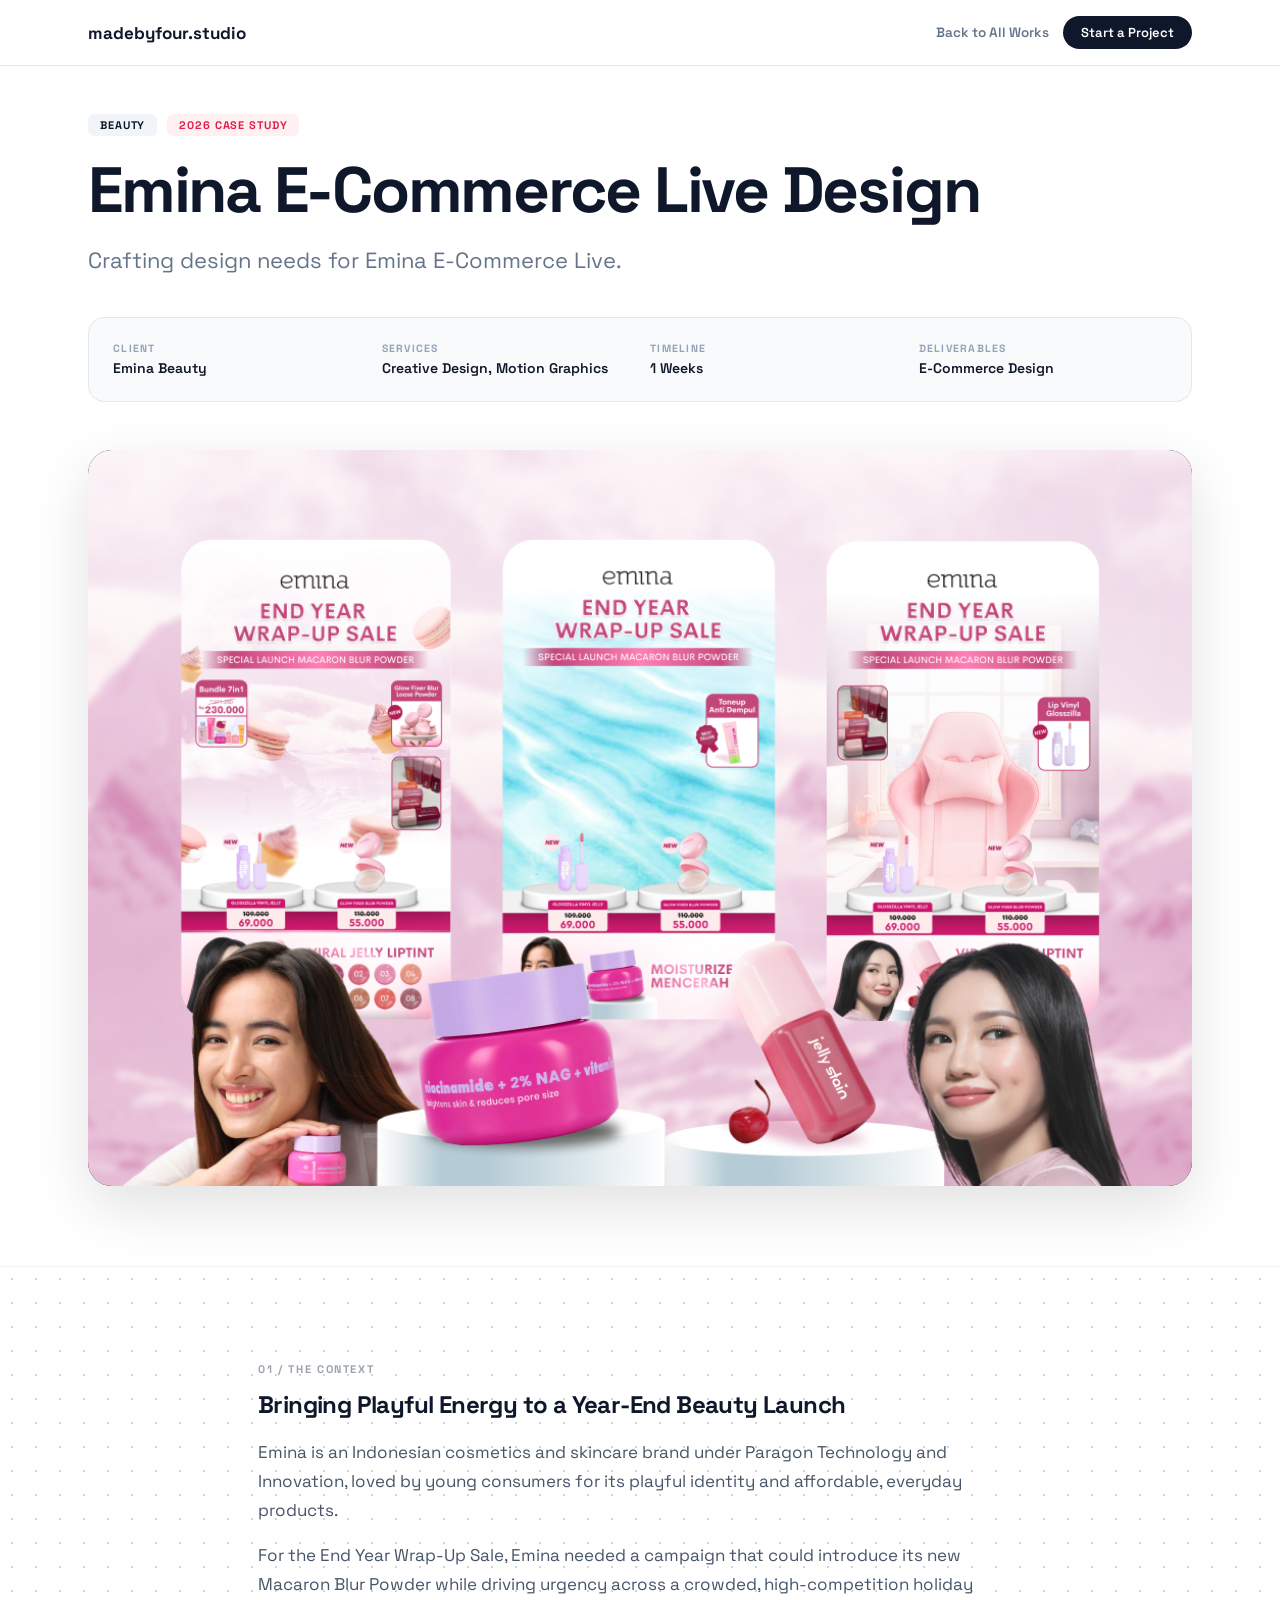
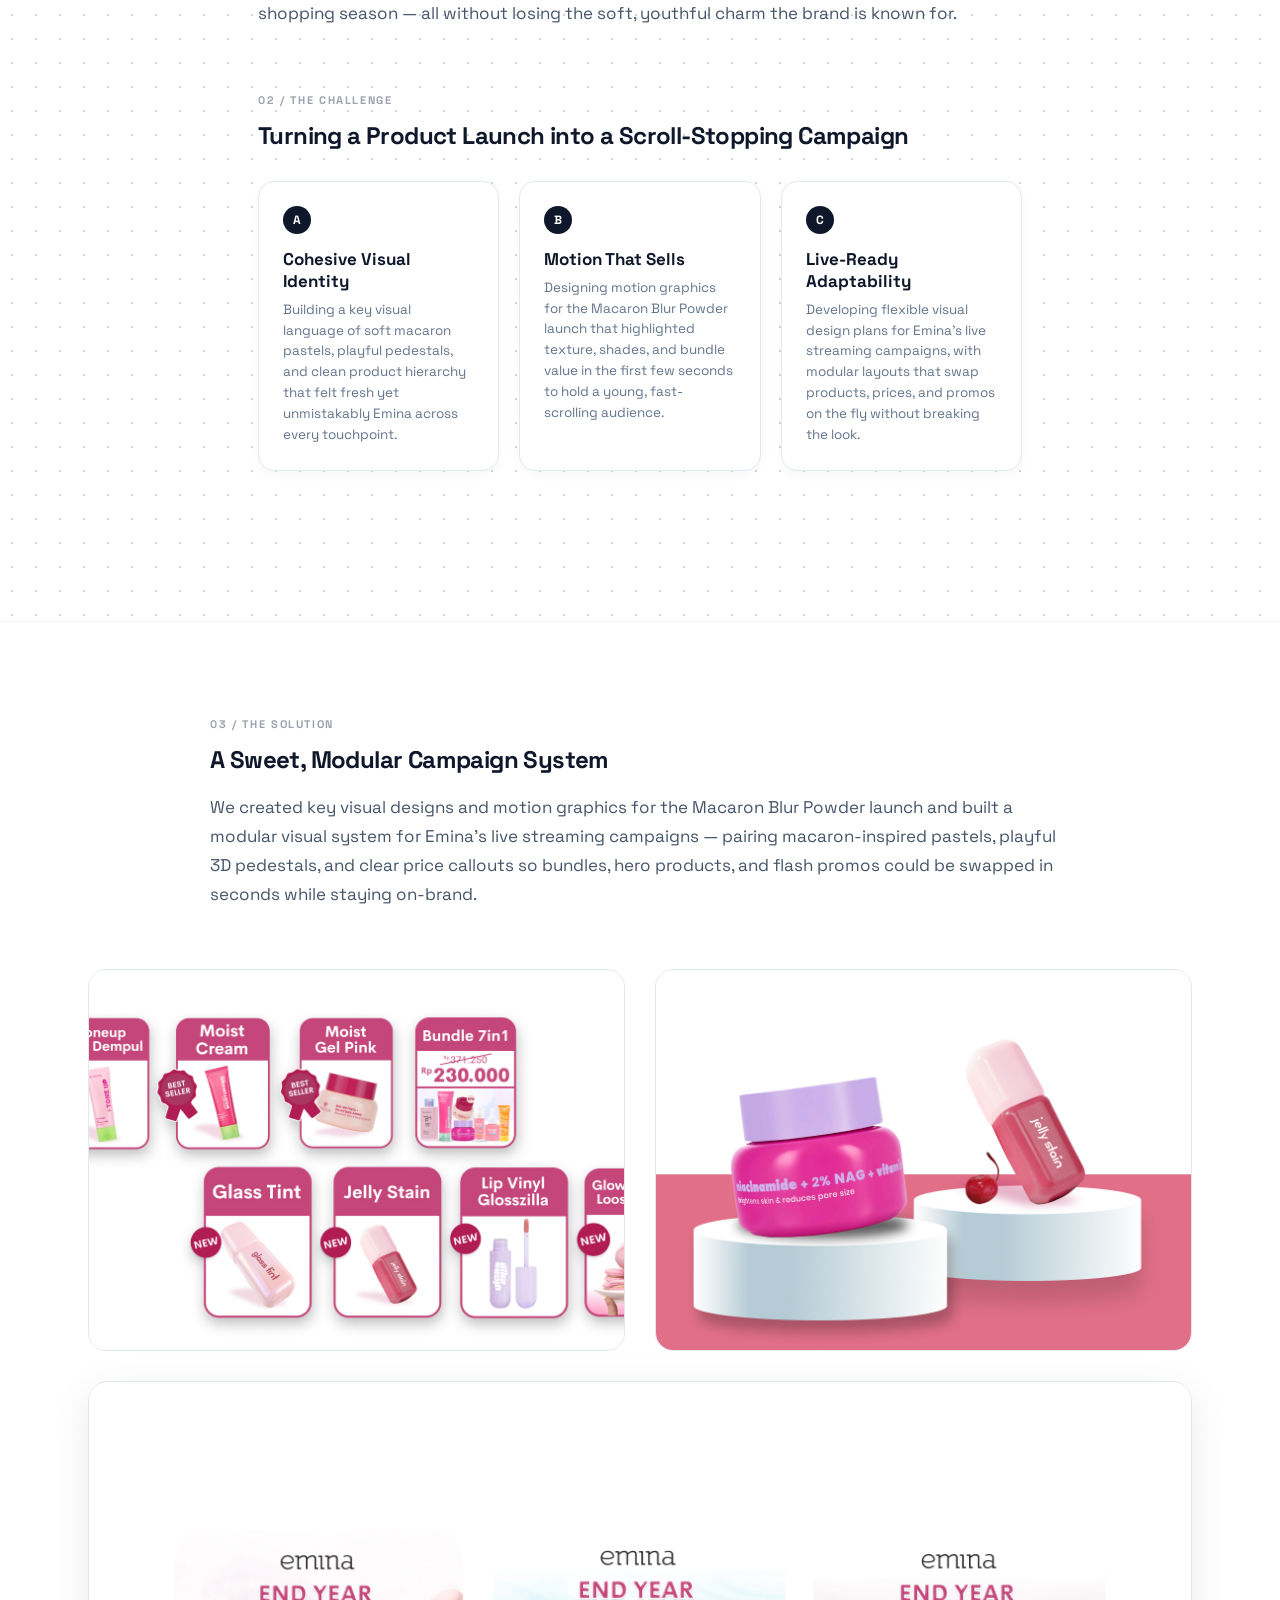
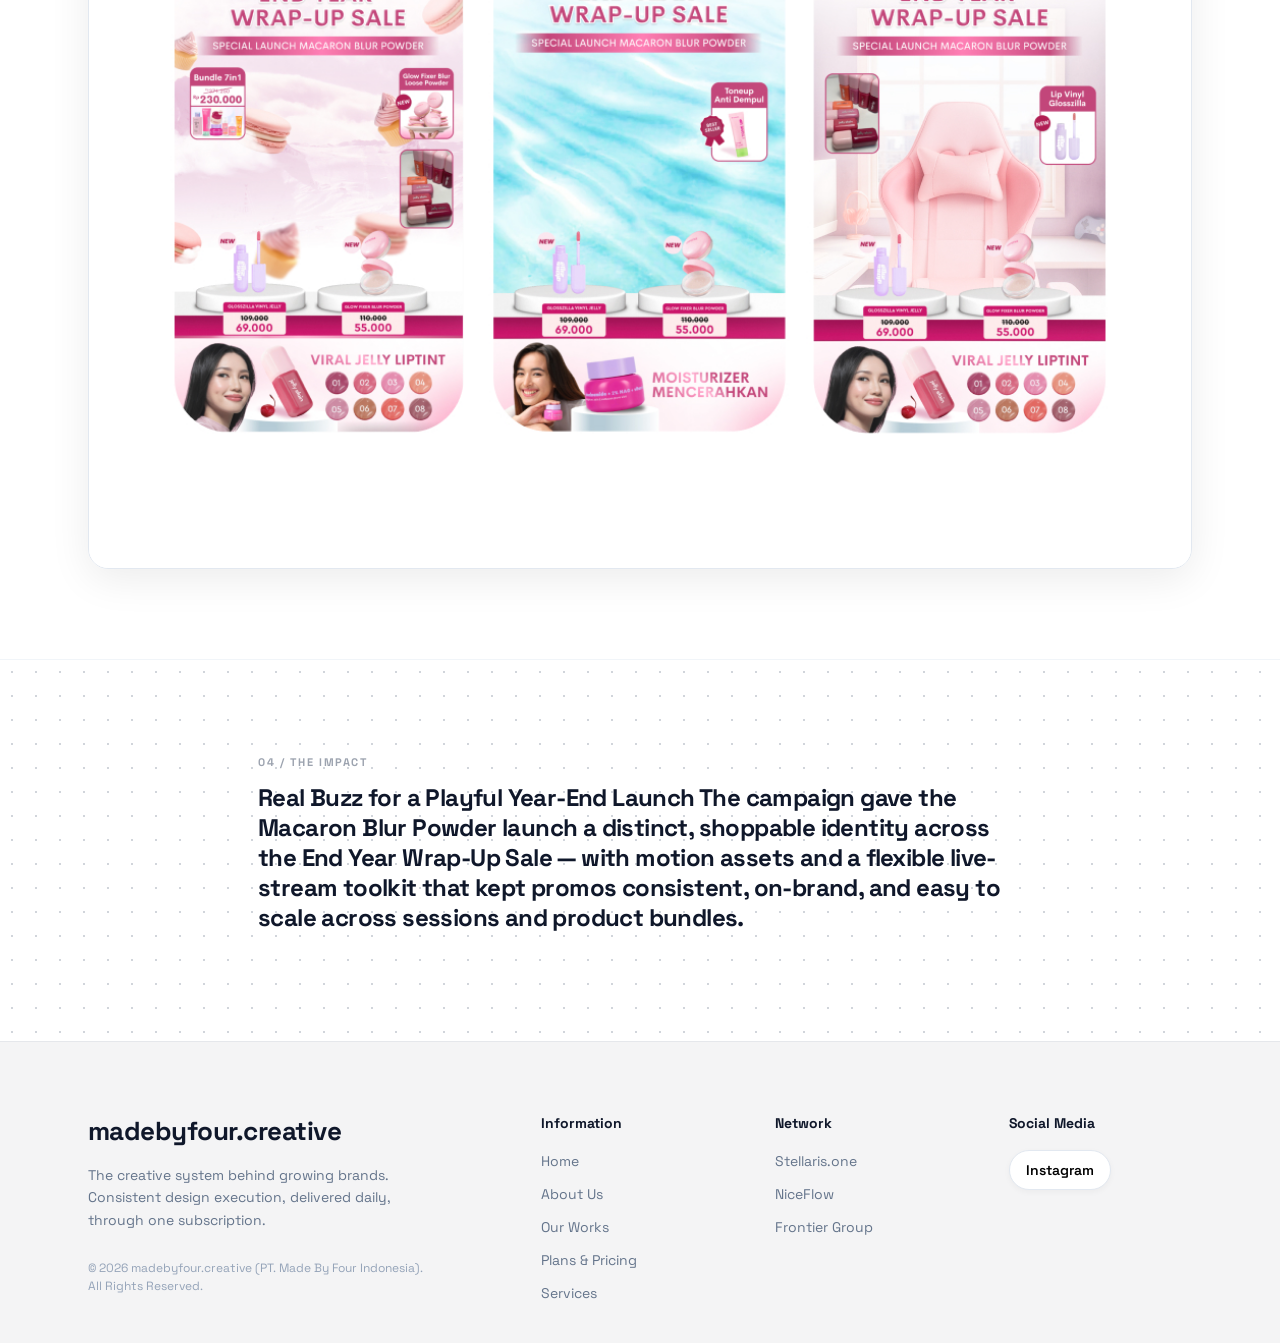
<file: agency-website/case-study-Emina.html>
<!DOCTYPE html>
<html lang="en" class="scroll-smooth">
<head>
  <meta charset="UTF-8" />
  <meta name="viewport" content="width=device-width, initial-scale=1.0" />
  <title>Teman Autis Case Study | madebyfour.studio</title>

  <!-- Google Font: Space Grotesk -->
  <link rel="preconnect" href="https://fonts.googleapis.com" />
  <link rel="preconnect" href="https://fonts.gstatic.com" crossorigin />
  <link href="https://fonts.googleapis.com/css2?family=Space+Grotesk:wght@300;400;500;600;700&display=swap" rel="stylesheet" />

  <!-- Font Awesome 6.5.2 -->
  <link
    rel="stylesheet"
    href="https://cdnjs.cloudflare.com/ajax/libs/font-awesome/6.5.2/css/all.min.css"
    integrity="sha512-SnH5WK+bZxgPHs44uWIX+LLJAJ9/2PkPKZ5QiAj6Ta86w+fsb2TkcmfRyVX3pBnMFcV7oQPJkl9QevSCWr3W6A=="
    crossorigin="anonymous"
    referrerpolicy="no-referrer"
  />

  <link rel="stylesheet" href="styles.css" />
</head>
<body class="case-study-body">

  <!-- =========================================================================
       HEADER NAVIGATION
       ========================================================================= -->
  <header class="cs-header">
    <div class="cs-header-wrapper">
      <a href="index.html" class="cs-logo" aria-label="madebyfour.creative Home">
        <span class="cs-brand-name">madebyfour.studio</span>
      </a>

      <div class="cs-nav-actions">
        <a href="index.html#our-works" class="cs-back-btn">
          <span>Back to All Works</span>
        </a>
        <a href="index.html#contact" class="cs-contact-btn">Start a Project</a>
      </div>
    </div>
  </header>

  <!-- =========================================================================
       HERO & PROJECT TITLE
       ========================================================================= -->
  <main class="cs-main">
    <div class="content-wrapper">
      
      <!-- Top Category & Date -->
      <div class="cs-meta-top">
        <span class="cs-category-badge">BEAUTY</span>
        <span class="cs-year-badge">2026 CASE STUDY</span>
      </div>

      <!-- Main Headline -->
      <h1 class="cs-title">
        Emina E-Commerce Live Design
      </h1>
      
      <p class="cs-subtitle">
        Crafting design needs for Emina E-Commerce Live.
      </p>

      <!-- Key Metadata Box -->
      <div class="cs-specs-grid">
        <div class="cs-spec-item">
          <span class="cs-spec-label">CLIENT</span>
          <span class="cs-spec-val">Emina Beauty
          </span>
        </div>
        <div class="cs-spec-item">
          <span class="cs-spec-label">SERVICES</span>
          <span class="cs-spec-val">Creative Design, Motion Graphics</span>
        </div>
        <div class="cs-spec-item">
          <span class="cs-spec-label">TIMELINE</span>
          <span class="cs-spec-val">1 Weeks</span>
        </div>
        <div class="cs-spec-item">
          <span class="cs-spec-label">DELIVERABLES</span>
          <span class="cs-spec-val">E-Commerce Design</span>
        </div>
      </div>

      <!-- Main Hero Showcase Visual -->
      <div class="cs-hero-image-box">
        <img
          src="assets/clients/Coverisi Emina.jpg"
          alt="Teman Autis Digital Platform Showcase"
          class="cs-hero-img"
        />
      </div>

    </div>

    <!-- =======================================================================
         SECTION: CONTEXT & CHALLENGE
         ======================================================================= -->
    <section class="cs-section dot-grid-bg">
      <div class="content-wrapper cs-reading-wrapper">
        
        <div class="cs-block">
          <div class="section-badge">01 / THE CONTEXT</div>
          <h2 class="cs-section-heading">Bringing Playful Energy to a Year-End Beauty Launch</h2>
          <p class="cs-para">
            Emina is an Indonesian cosmetics and skincare brand under Paragon Technology and Innovation, loved by young consumers for its playful identity and affordable, everyday products.
          </p>
          <p class="cs-para">
            For the End Year Wrap-Up Sale, Emina needed a campaign that could introduce its new Macaron Blur Powder while driving urgency across a crowded, high-competition holiday shopping season — all without losing the soft, youthful charm the brand is known for.
          </p>
        </div>

        <div class="cs-block">
          <div class="section-badge">02 / THE CHALLENGE</div>
          <h2 class="cs-section-heading">Turning a Product Launch into a Scroll-Stopping Campaign</h2>
          <div class="cs-challenge-grid">
            <div class="cs-challenge-card">
              <div class="cs-card-num">A</div>
              <h3 class="cs-card-title">Cohesive Visual Identity</h3>
              <p class="cs-card-text">
                Building a key visual language of soft macaron pastels, playful pedestals, and clean product hierarchy that felt fresh yet unmistakably Emina across every touchpoint.
              </p>
            </div>
            <div class="cs-challenge-card">
              <div class="cs-card-num">B</div>
              <h3 class="cs-card-title">Motion That Sells</h3>
              <p class="cs-card-text">
                Designing motion graphics for the Macaron Blur Powder launch that highlighted texture, shades, and bundle value in the first few seconds to hold a young, fast-scrolling audience.
              </p>
            </div>
            <div class="cs-challenge-card">
              <div class="cs-card-num">C</div>
              <h3 class="cs-card-title">Live-Ready Adaptability</h3>
              <p class="cs-card-text">
                Developing flexible visual design plans for Emina's live streaming campaigns, with modular layouts that swap products, prices, and promos on the fly without breaking the look.
              </p>
            </div>
          </div>
        </div>

      </div>
    </section>

    <!-- =======================================================================
         SECTION: THE SOLUTION & VISUAL SHOWCASE
         ======================================================================= -->
    <section class="cs-section">
      <div class="content-wrapper">
        <div class="cs-block cs-reading-wrapper">
          <div class="section-badge">03 / THE SOLUTION</div>
          <h2 class="cs-section-heading">A Sweet, Modular Campaign System</h2>
          <p class="cs-para">
            We created key visual designs and motion graphics for the Macaron Blur Powder launch and built a modular visual system for Emina's live streaming campaigns — pairing macaron-inspired pastels, playful 3D pedestals, and clear price callouts so bundles, hero products, and flash promos could be swapped in seconds while staying on-brand.
          </p>
        </div>

        <!-- 2-Column Visual Showcase -->
        <div class="cs-gallery-grid">
          <div class="cs-gallery-item">
            <img src="assets/clients/Emina Isi 3.jpg" alt="Dashboard Analytics & Clinic Finder" class="cs-gallery-img" />
          </div>
          <div class="cs-gallery-item">
            <img src="assets/clients/Emina Isi 2.jpg" alt="Mobile Experience" class="cs-gallery-img" />
          </div>
        </div>

        <!-- Full-Width Visual Showcase -->
        <div class="cs-full-showcase-box">
          <img src="assets/clients/Emina Isi 1.jpg" alt="Full Responsive Experience" class="cs-full-showcase-img" />
        </div>

      </div>
    </section>

    <!-- =======================================================================
         SECTION: IMPACT & METRICS
         ======================================================================= -->
    <section class="cs-section dot-grid-bg">
      <div class="content-wrapper cs-reading-wrapper">
        <div class="section-badge">04 / THE IMPACT</div>
        <h6 class="cs-section-heading">Real Buzz for a Playful Year-End Launch
          The campaign gave the Macaron Blur Powder launch a distinct, shoppable identity across the End Year Wrap-Up Sale — with motion assets and a flexible live-stream toolkit that kept promos consistent, on-brand, and easy to scale across sessions and product bundles.
        </h6>
      
        </div>

      </div>
    </section>

  <!-- =========================================================================
       FOOTER
       ========================================================================= -->
  <footer class="site-footer">
    <div class="footer-wrapper">
      <div class="footer-grid">
        <div class="footer-brand-col">
          <h3 class="footer-logo-title">madebyfour.creative</h3>
          <p class="footer-tagline">
            The creative system behind growing brands. Consistent design execution, delivered daily, through one subscription.
          </p>
          <div class="footer-copyright-text">
            © 2026 madebyfour.creative (PT. Made By Four Indonesia).<br />All Rights Reserved.
          </div>
        </div>

        <div class="footer-links-col">
          <h4 class="footer-col-title">Information</h4>
          <ul class="footer-nav-list">
            <li><a href="index.html#home">Home</a></li>
            <li><a href="index.html#who-we-are">About Us</a></li>
            <li><a href="index.html#our-works">Our Works</a></li>
            <li><a href="index.html#pricing">Plans & Pricing</a></li>
            <li><a href="index.html#services">Services</a></li>
          </ul>
        </div>

        <div class="footer-links-col">
          <h4 class="footer-col-title">Network</h4>
          <ul class="footer-nav-list">
            <li><a href="#">Stellaris.one</a></li>
            <li><a href="#">NiceFlow</a></li>
            <li><a href="#">Frontier Group</a></li>
          </ul>
        </div>

        <!-- Social Media Column -->
        <div class="footer-social-col">
          <h4 class="footer-col-title">Social Media</h4>
          <div class="social-icons-row">
            <a href="https://www.instagram.com/madebyfour.studio/" target="_blank" rel="noopener noreferrer" class="social-link-btn">
              Instagram
            </a>
          </div>
        </div>
      </div>
    </div>
  </footer>

</body>
</html>
</file>
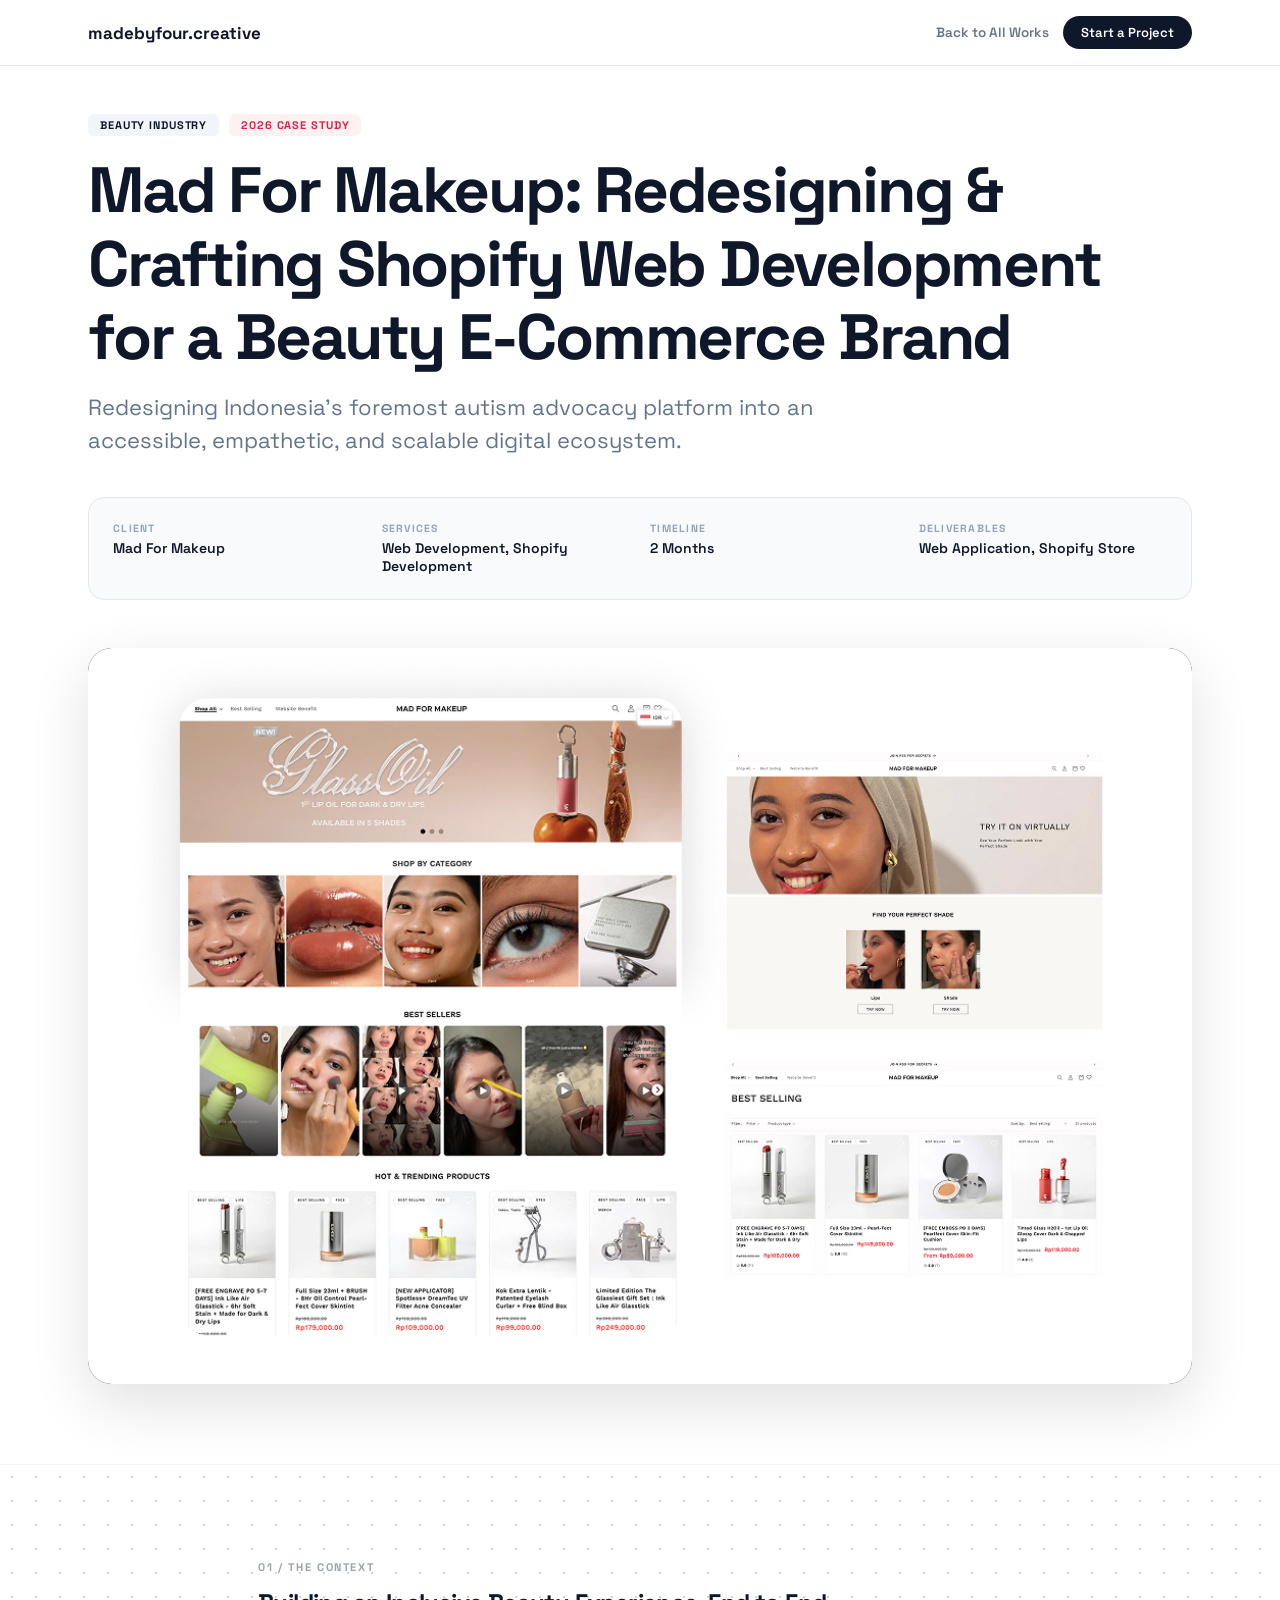
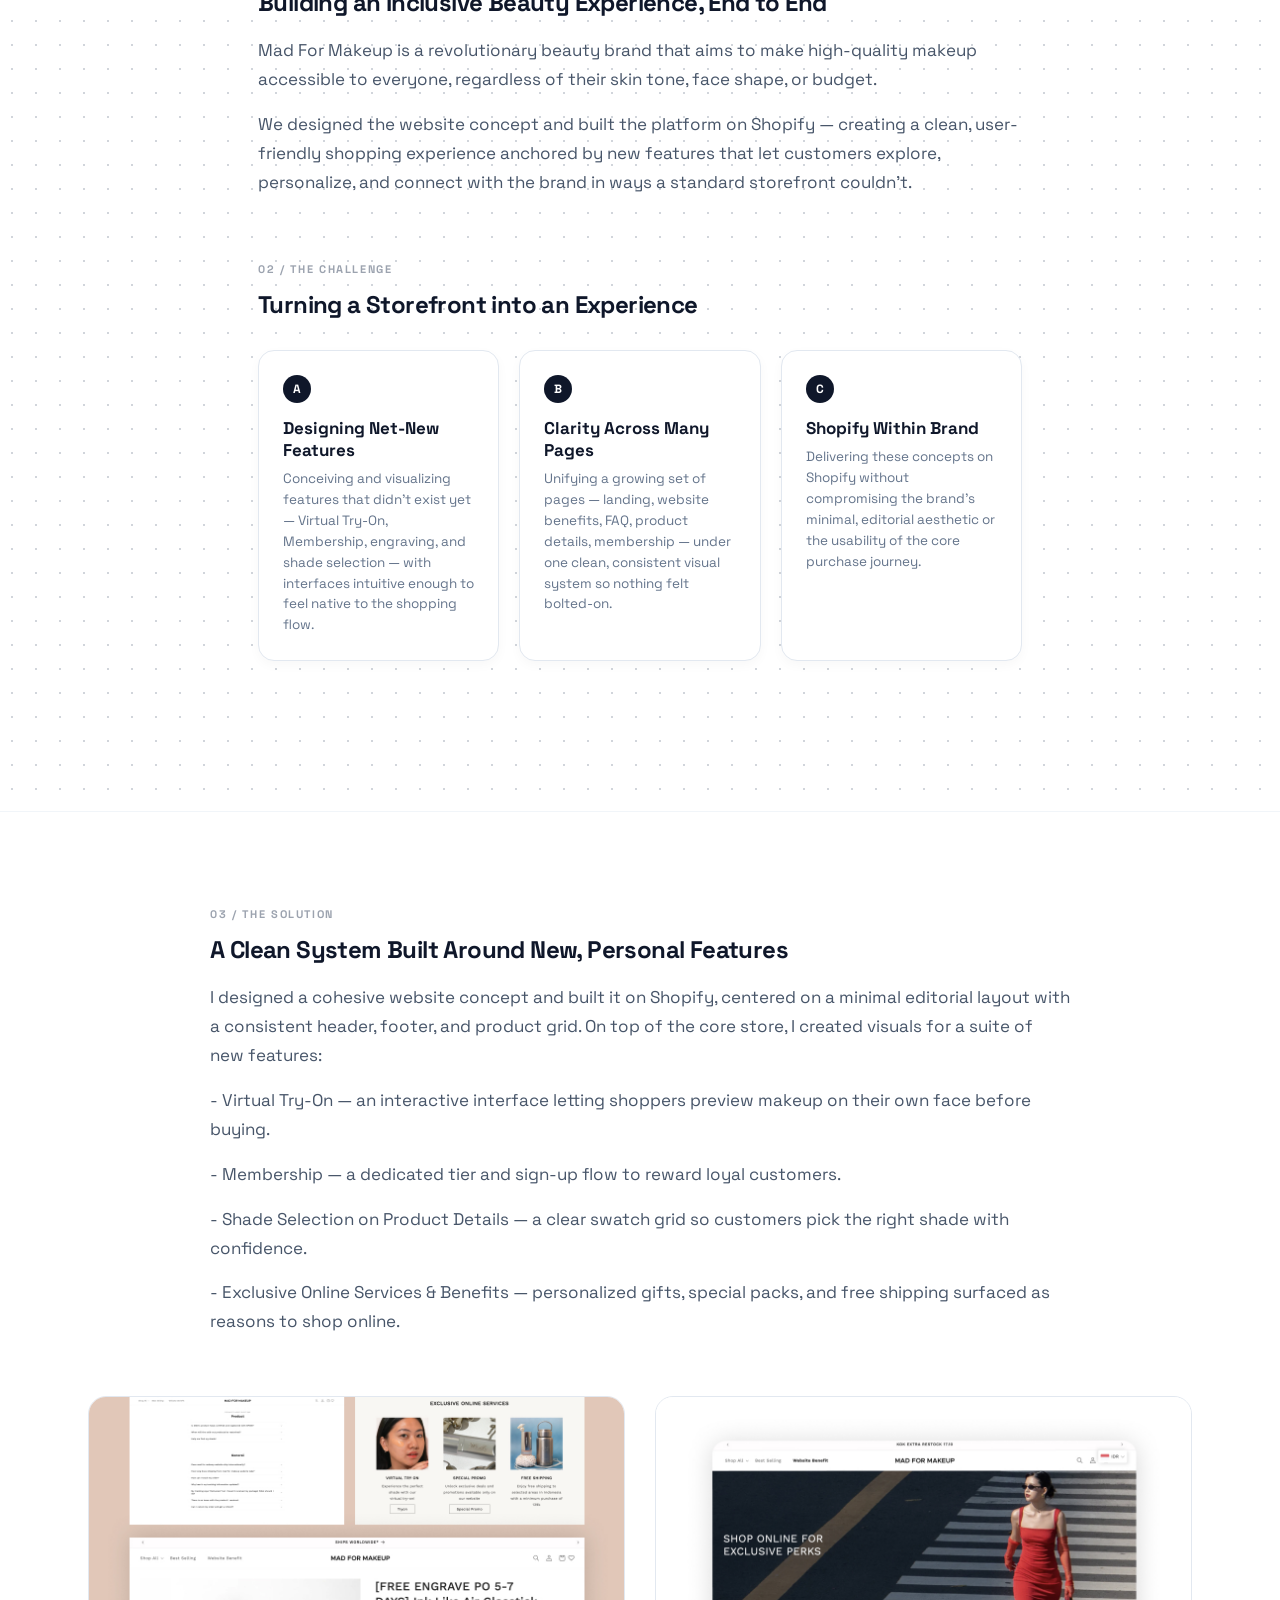
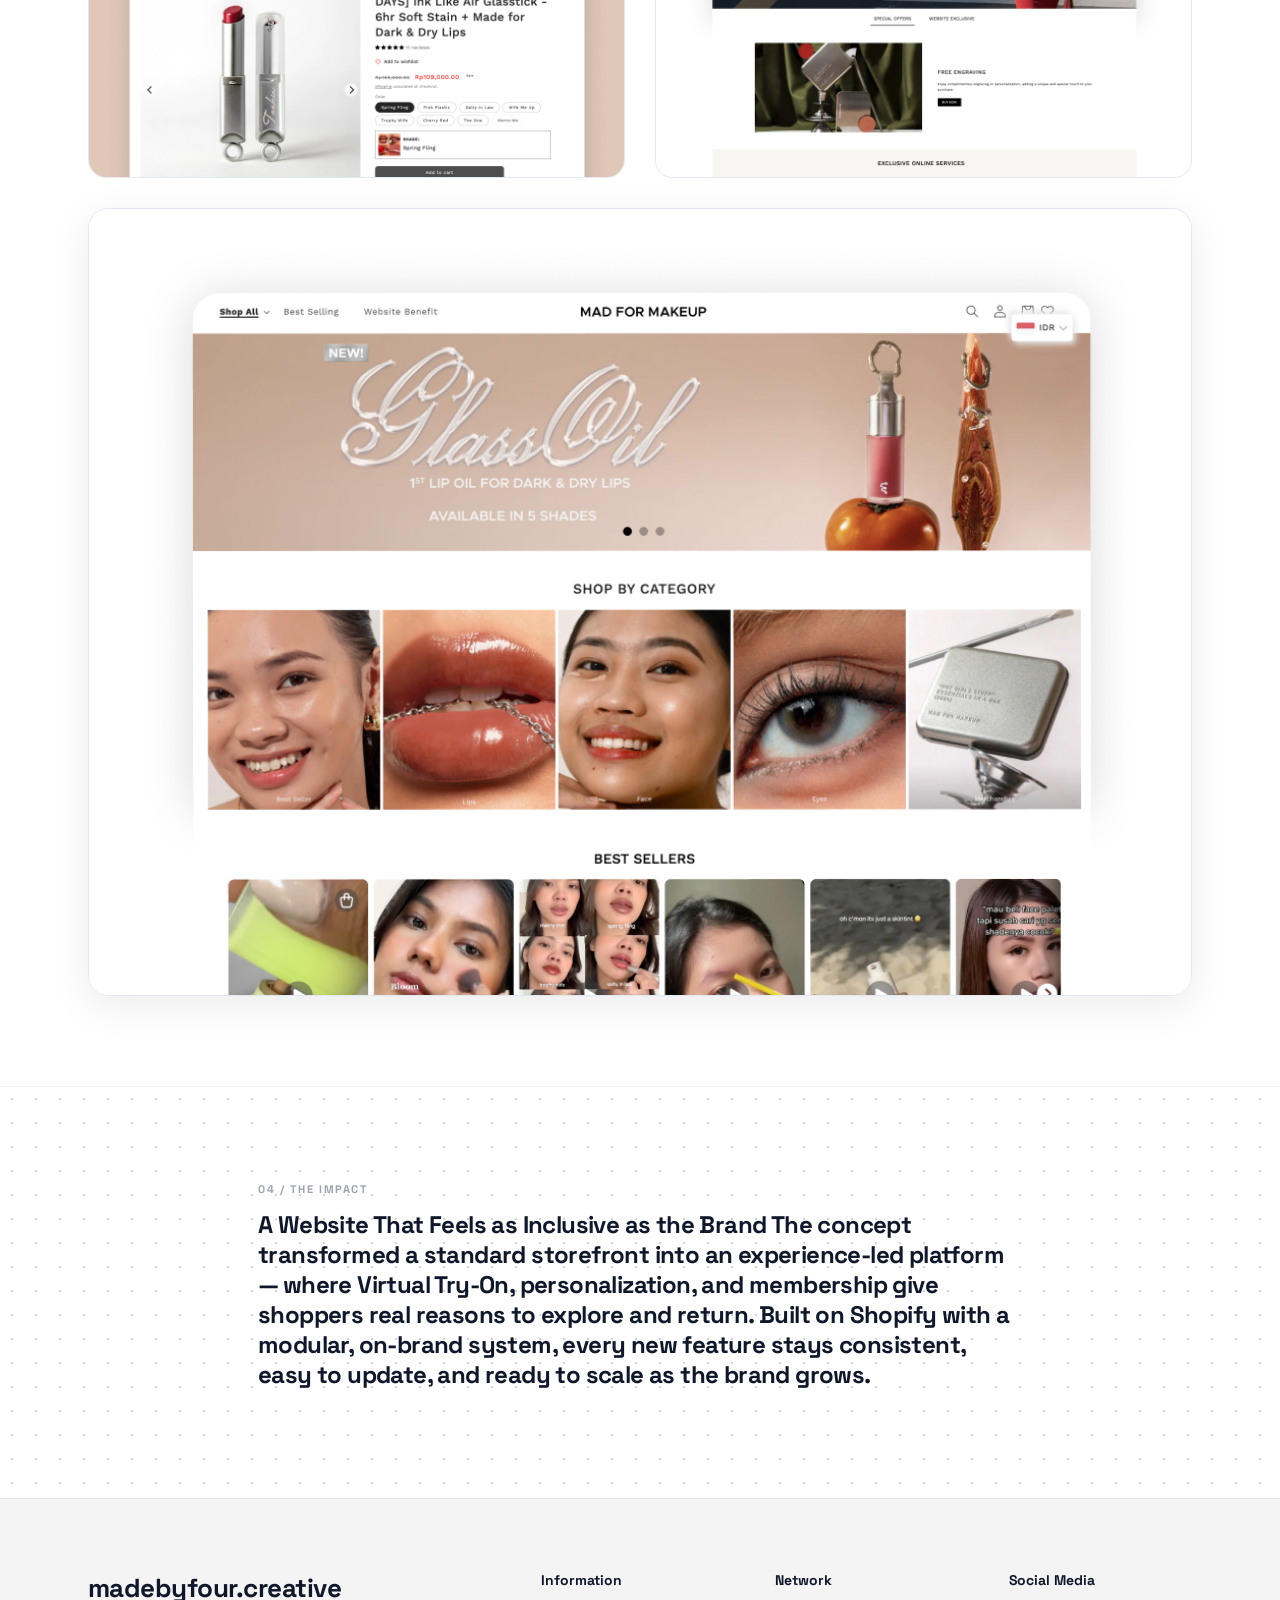
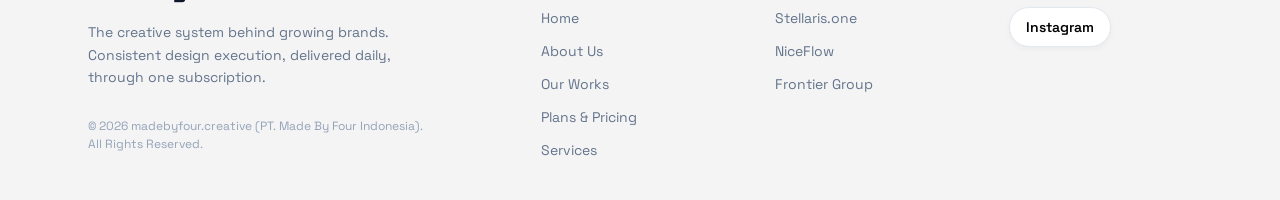
<file: agency-website/case-study-Madeformakeup.html>
<!DOCTYPE html>
<html lang="en" class="scroll-smooth">
<head>
  <meta charset="UTF-8" />
  <meta name="viewport" content="width=device-width, initial-scale=1.0" />
  <title>Teman Autis Case Study | madebyfour.creative</title>

  <!-- Google Font: Space Grotesk -->
  <link rel="preconnect" href="https://fonts.googleapis.com" />
  <link rel="preconnect" href="https://fonts.gstatic.com" crossorigin />
  <link href="https://fonts.googleapis.com/css2?family=Space+Grotesk:wght@300;400;500;600;700&display=swap" rel="stylesheet" />

  <!-- Font Awesome 6.5.2 -->
  <link
    rel="stylesheet"
    href="https://cdnjs.cloudflare.com/ajax/libs/font-awesome/6.5.2/css/all.min.css"
    integrity="sha512-SnH5WK+bZxgPHs44uWIX+LLJAJ9/2PkPKZ5QiAj6Ta86w+fsb2TkcmfRyVX3pBnMFcV7oQPJkl9QevSCWr3W6A=="
    crossorigin="anonymous"
    referrerpolicy="no-referrer"
  />

  <link rel="stylesheet" href="styles.css" />
</head>
<body class="case-study-body">

  <!-- =========================================================================
       HEADER NAVIGATION
       ========================================================================= -->
  <header class="cs-header">
    <div class="cs-header-wrapper">
      <a href="index.html" class="cs-logo" aria-label="madebyfour.creative Home">
        <span class="cs-brand-name">madebyfour.creative</span>
      </a>

      <div class="cs-nav-actions">
        <a href="index.html#our-works" class="cs-back-btn">
          <span>Back to All Works</span>
        </a>
        <a href="index.html#contact" class="cs-contact-btn">Start a Project</a>
      </div>
    </div>
  </header>

  <!-- =========================================================================
       HERO & PROJECT TITLE
       ========================================================================= -->
  <main class="cs-main">
    <div class="content-wrapper">
      
      <!-- Top Category & Date -->
      <div class="cs-meta-top">
        <span class="cs-category-badge">BEAUTY INDUSTRY</span>
        <span class="cs-year-badge">2026 CASE STUDY</span>
      </div>

      <!-- Main Headline -->
      <h1 class="cs-title">
        Mad For Makeup: Redesigning & Crafting Shopify Web Development for a Beauty E-Commerce Brand
      </h1>
      
      <p class="cs-subtitle">
        Redesigning Indonesia's foremost autism advocacy platform into an accessible, empathetic, and scalable digital ecosystem.
      </p>

      <!-- Key Metadata Box -->
      <div class="cs-specs-grid">
        <div class="cs-spec-item">
          <span class="cs-spec-label">CLIENT</span>
          <span class="cs-spec-val">Mad For Makeup</span>
        </div>
        <div class="cs-spec-item">
          <span class="cs-spec-label">SERVICES</span>
          <span class="cs-spec-val">Web Development, Shopify Development</span>
        </div>
        <div class="cs-spec-item">
          <span class="cs-spec-label">TIMELINE</span>
          <span class="cs-spec-val">2 Months</span>
        </div>
        <div class="cs-spec-item">
          <span class="cs-spec-label">DELIVERABLES</span>
          <span class="cs-spec-val">Web Application, Shopify Store</span>
        </div>
      </div>

      <!-- Main Hero Showcase Visual -->
      <div class="cs-hero-image-box">
        <img
          src="assets/clients/Coverisi MFM.jpg"
          alt="Teman Autis Digital Platform Showcase"
          class="cs-hero-img"
        />
      </div>

    </div>

    <!-- =======================================================================
         SECTION: CONTEXT & CHALLENGE
         ======================================================================= -->
    <section class="cs-section dot-grid-bg">
      <div class="content-wrapper cs-reading-wrapper">
        
        <div class="cs-block">
          <div class="section-badge">01 / THE CONTEXT</div>
          <h2 class="cs-section-heading">Building an Inclusive Beauty Experience, End to End</h2>
          <p class="cs-para">
            Mad For Makeup is a revolutionary beauty brand that aims to make high-quality makeup accessible to everyone, regardless of their skin tone, face shape, or budget.
          </p>
          <p class="cs-para">
            We designed the website concept and built the platform on Shopify — creating a clean, user-friendly shopping experience anchored by new features that let customers explore, personalize, and connect with the brand in ways a standard storefront couldn't.
          </p>
        </div>

        <div class="cs-block">
          <div class="section-badge">02 / THE CHALLENGE</div>
          <h2 class="cs-section-heading">Turning a Storefront into an Experience</h2>
          <div class="cs-challenge-grid">
            <div class="cs-challenge-card">
              <div class="cs-card-num">A</div>
              <h3 class="cs-card-title">Designing Net-New Features</h3>
              <p class="cs-card-text">
                Conceiving and visualizing features that didn't exist yet — Virtual Try-On, Membership, engraving, and shade selection — with interfaces intuitive enough to feel native to the shopping flow.
              </p>
            </div>
            <div class="cs-challenge-card">
              <div class="cs-card-num">B</div>
              <h3 class="cs-card-title">Clarity Across Many Pages</h3>
              <p class="cs-card-text">
                Unifying a growing set of pages — landing, website benefits, FAQ, product details, membership — under one clean, consistent visual system so nothing felt bolted-on.
              </p>
            </div>
            <div class="cs-challenge-card">
              <div class="cs-card-num">C</div>
              <h3 class="cs-card-title">Shopify Within Brand</h3>
              <p class="cs-card-text">
                Delivering these concepts on Shopify without compromising the brand's minimal, editorial aesthetic or the usability of the core purchase journey.
              </p>
            </div>
          </div>
        </div>

      </div>
    </section>

    <!-- =======================================================================
         SECTION: THE SOLUTION & VISUAL SHOWCASE
         ======================================================================= -->
    <section class="cs-section">
      <div class="content-wrapper">
        <div class="cs-block cs-reading-wrapper">
          <div class="section-badge">03 / THE SOLUTION</div>
          <h2 class="cs-section-heading">A Clean System Built Around New, Personal Features</h2>
          <p class="cs-para">
            I designed a cohesive website concept and built it on Shopify, centered on a minimal editorial layout with a consistent header, footer, and product grid. On top of the core store, I created visuals for a suite of new features:
          </p>
          <p class="cs-para">
            - Virtual Try-On — an interactive interface letting shoppers preview makeup on their own face before buying.
          </p>
          <p class="cs-para">
            - Membership — a dedicated tier and sign-up flow to reward loyal customers.
          </p>
          <p class="cs-para">
            - Shade Selection on Product Details — a clear swatch grid so customers pick the right shade with confidence.
          </p>
            <p class="cs-para">
            - Exclusive Online Services & Benefits — personalized gifts, special packs, and free shipping surfaced as reasons to shop online.
          </p>
        </div>

        <!-- 2-Column Visual Showcase -->
        <div class="cs-gallery-grid">
          <div class="cs-gallery-item">
            <img src="assets/clients/MFM Isi 1.jpg" alt="Dashboard Analytics & Clinic Finder" class="cs-gallery-img" />
          </div>
          <div class="cs-gallery-item">
            <img src="assets/clients/MFM Isi 2.jpg" alt="Mobile Experience" class="cs-gallery-img" />
          </div>
        </div>

        <!-- Full-Width Visual Showcase -->
        <div class="cs-full-showcase-box">
          <img src="assets/clients/MFM Isi 3.jpg" alt="Full Responsive Experience" class="cs-full-showcase-img" />
        </div>

      </div>
    </section>

    <!-- =======================================================================
         SECTION: IMPACT & METRICS
         ======================================================================= -->
    <section class="cs-section dot-grid-bg">
      <div class="content-wrapper cs-reading-wrapper">
        <div class="section-badge">04 / THE IMPACT</div>
        <h2 class="cs-section-heading">A Website That Feels as Inclusive as the Brand 
          The concept transformed a standard storefront into an experience-led platform — where Virtual Try-On, personalization, and membership give shoppers real reasons to explore and return. Built on Shopify with a modular, on-brand system, every new feature stays consistent, easy to update, and ready to scale as the brand grows.</h2>
      </div>
    </section>

  <!-- =========================================================================
       FOOTER
       ========================================================================= -->
  <footer class="site-footer">
    <div class="footer-wrapper">
      <div class="footer-grid">
        <div class="footer-brand-col">
          <h3 class="footer-logo-title">madebyfour.creative</h3>
          <p class="footer-tagline">
            The creative system behind growing brands. Consistent design execution, delivered daily, through one subscription.
          </p>
          <div class="footer-copyright-text">
            © 2026 madebyfour.creative (PT. Made By Four Indonesia).<br />All Rights Reserved.
          </div>
        </div>

        <div class="footer-links-col">
          <h4 class="footer-col-title">Information</h4>
          <ul class="footer-nav-list">
            <li><a href="index.html#home">Home</a></li>
            <li><a href="index.html#who-we-are">About Us</a></li>
            <li><a href="index.html#our-works">Our Works</a></li>
            <li><a href="index.html#pricing">Plans & Pricing</a></li>
            <li><a href="index.html#services">Services</a></li>
          </ul>
        </div>

        <div class="footer-links-col">
          <h4 class="footer-col-title">Network</h4>
          <ul class="footer-nav-list">
            <li><a href="#">Stellaris.one</a></li>
            <li><a href="#">NiceFlow</a></li>
            <li><a href="#">Frontier Group</a></li>
          </ul>
        </div>

        <!-- Social Media Column -->
        <div class="footer-social-col">
          <h4 class="footer-col-title">Social Media</h4>
          <div class="social-icons-row">
            <a href="https://www.instagram.com/madebyfour.studio/" target="_blank" rel="noopener noreferrer" class="social-link-btn">
              Instagram
            </a>
          </div>
        </div>
      </div>
    </div>
  </footer>

</body>
</html>
</file>
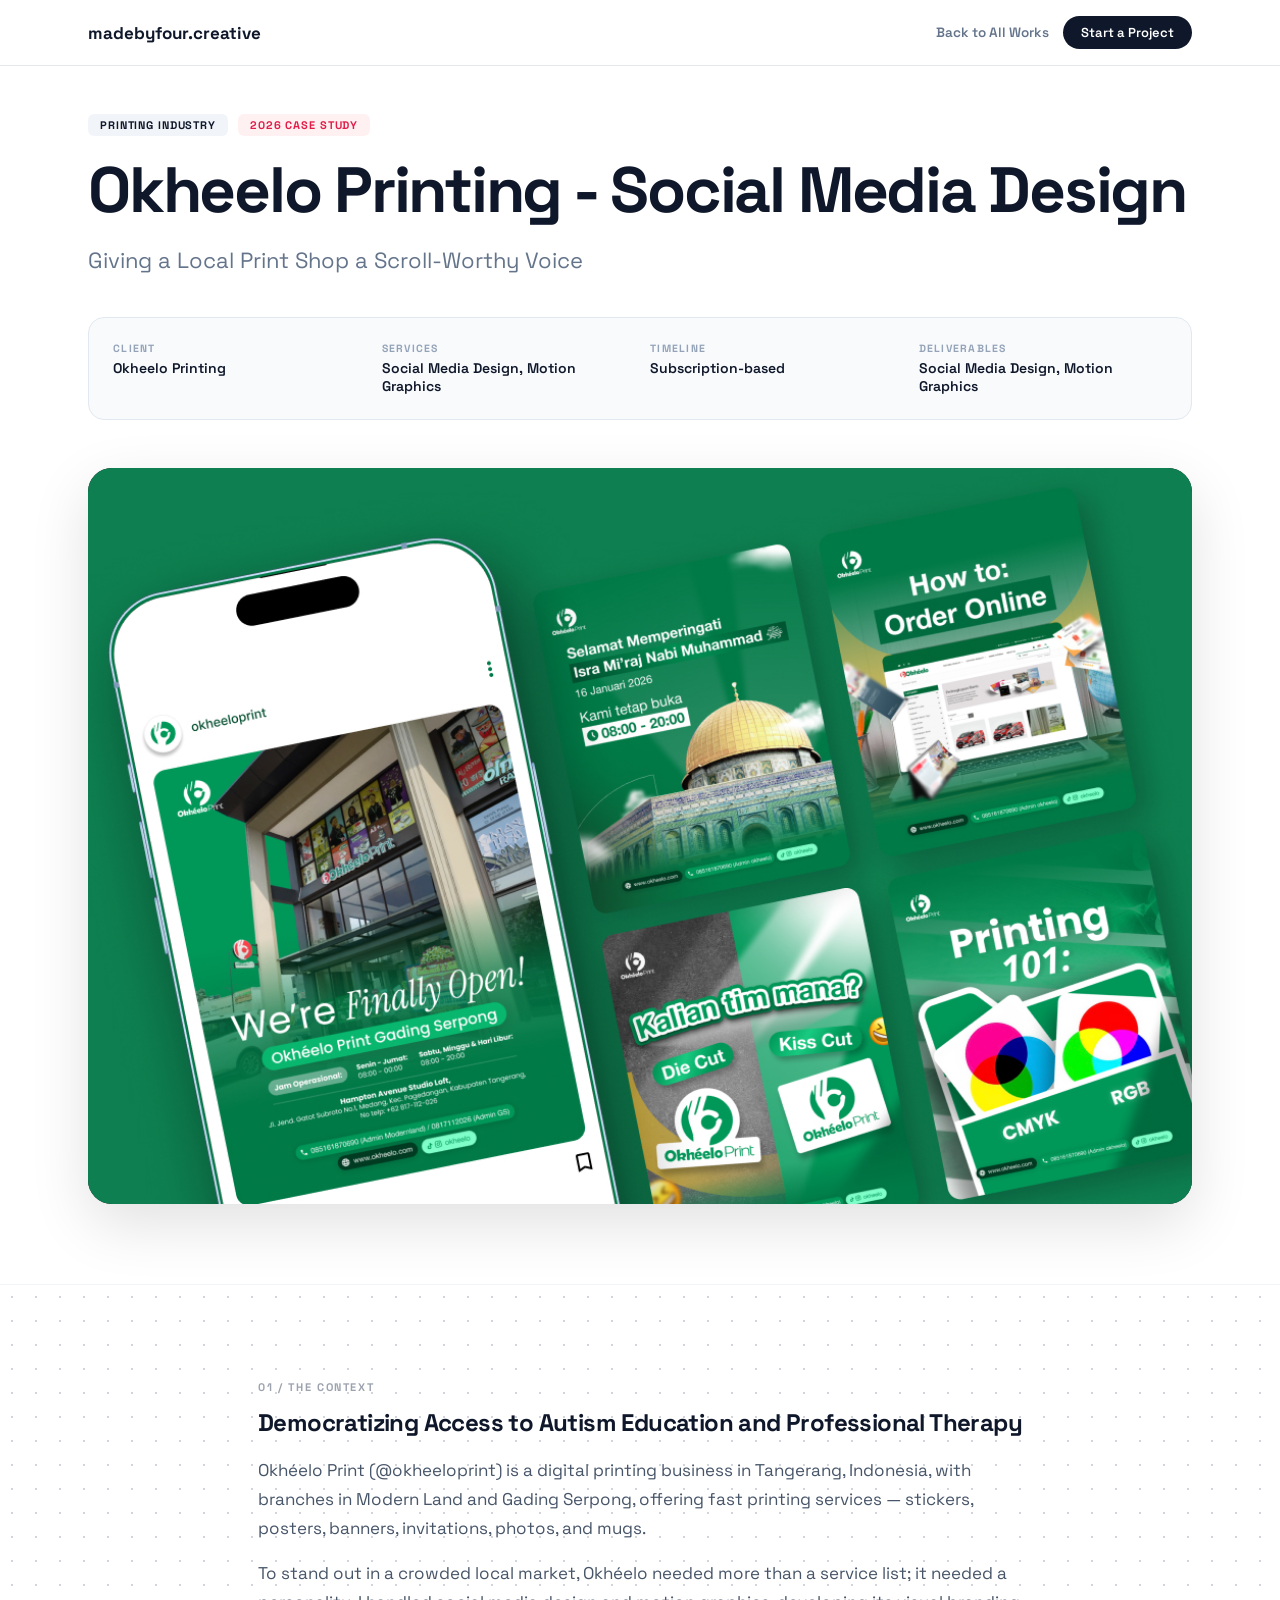
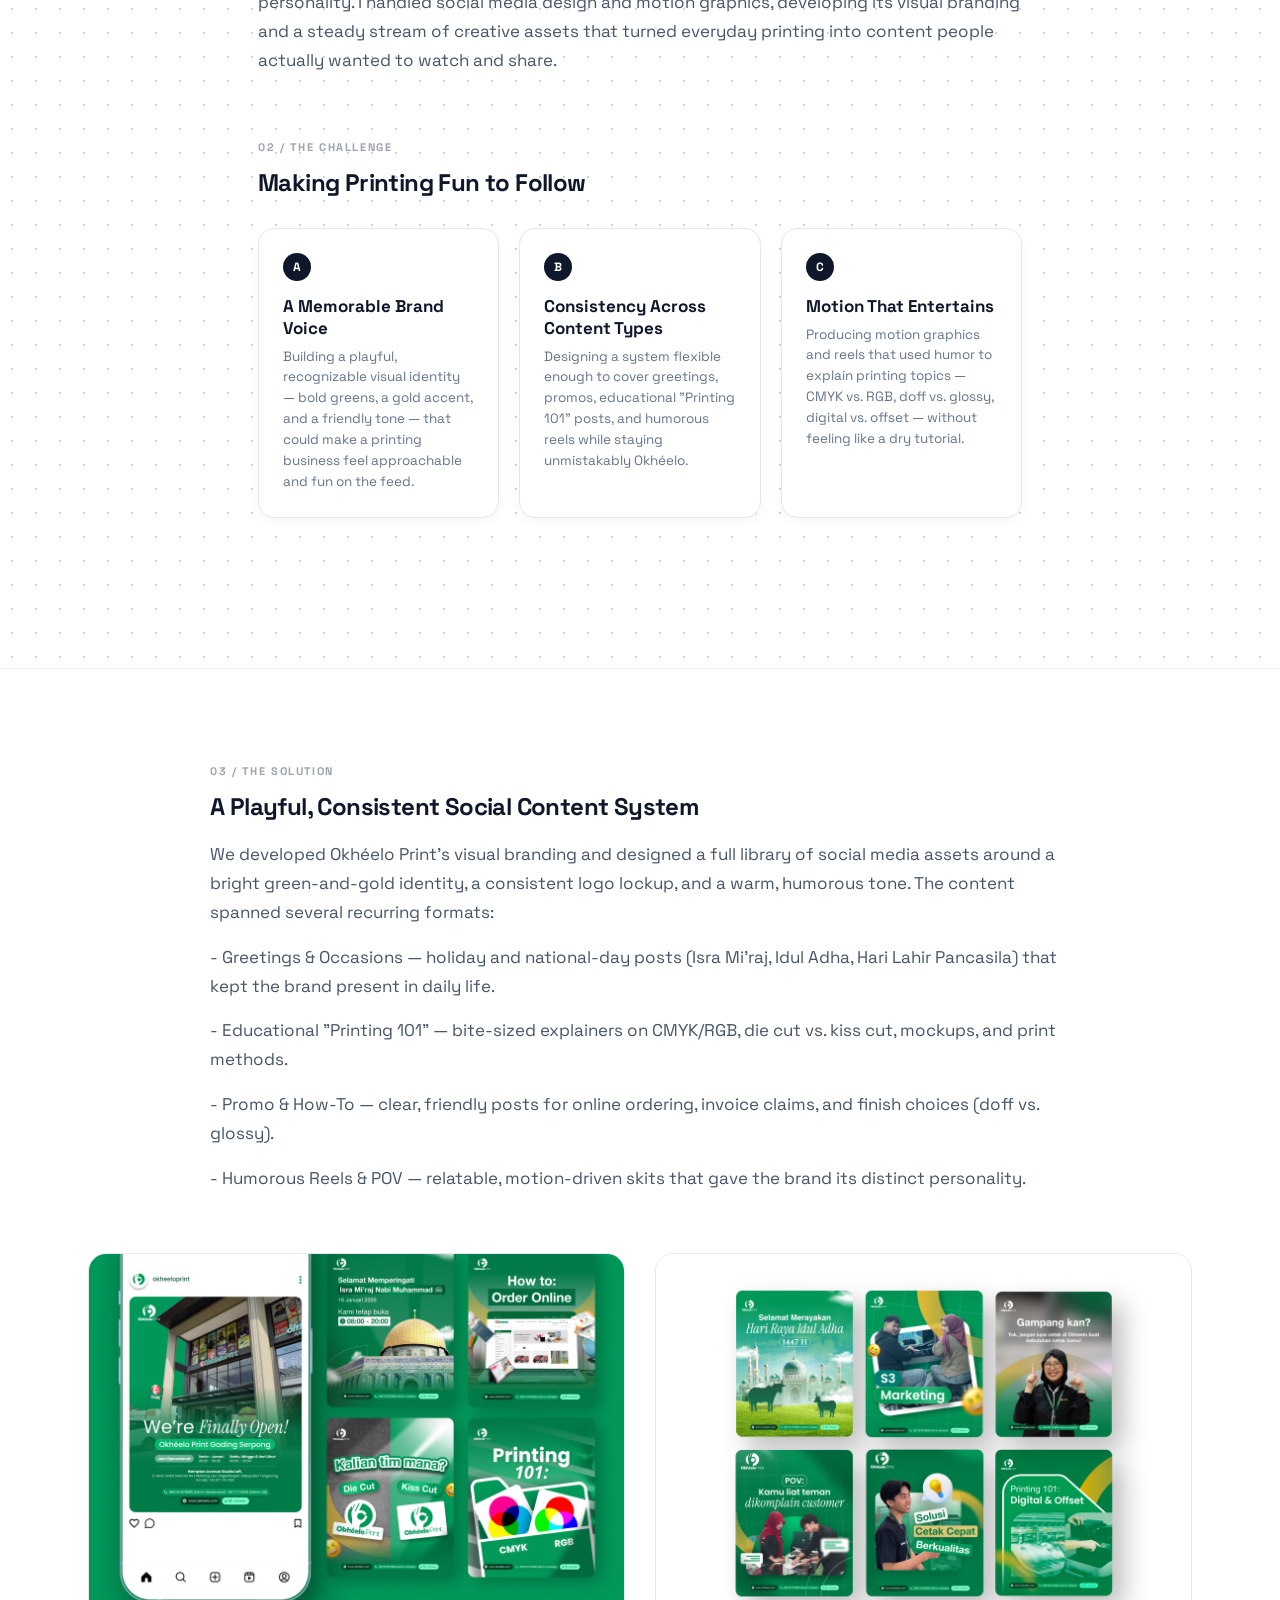
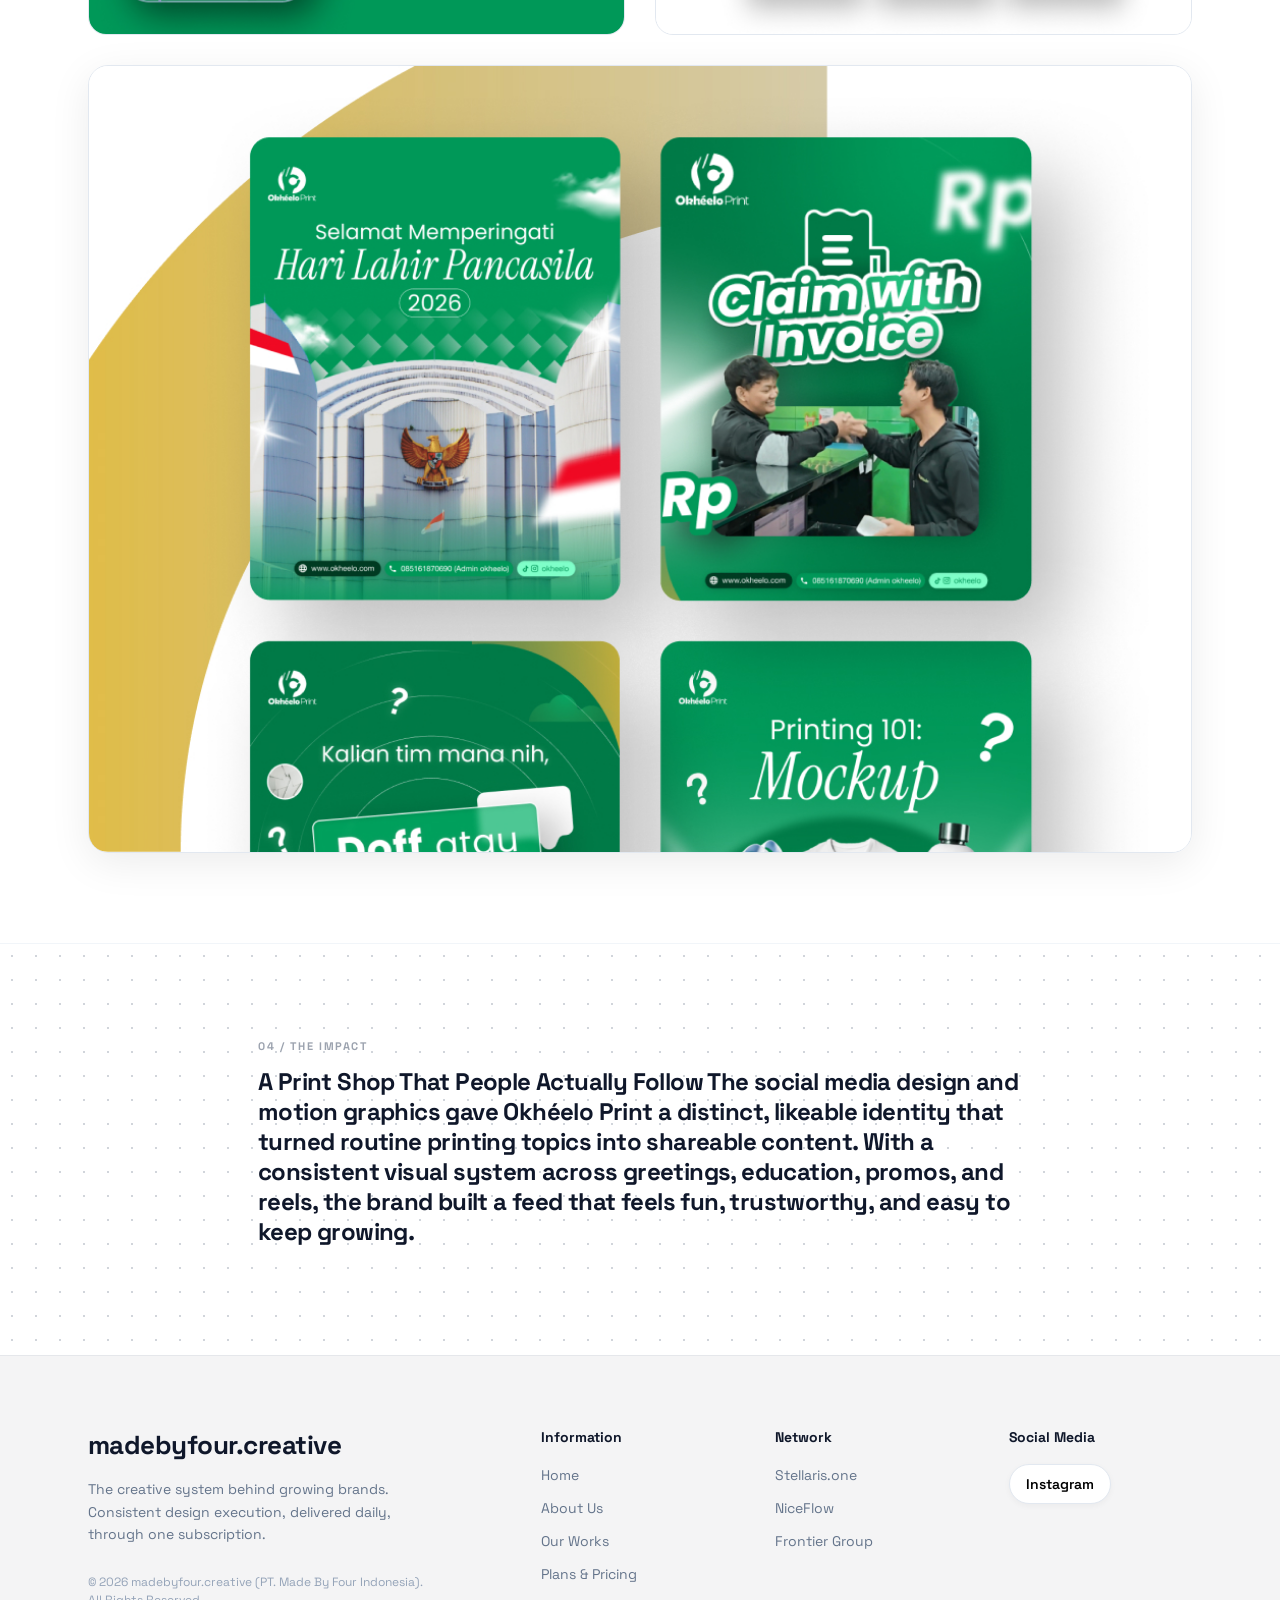
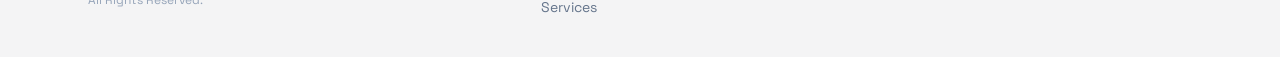
<file: agency-website/case-study-Okheelo.html>
<!DOCTYPE html>
<html lang="en" class="scroll-smooth">
<head>
  <meta charset="UTF-8" />
  <meta name="viewport" content="width=device-width, initial-scale=1.0" />
  <title>Teman Autis Case Study | madebyfour.creative</title>

  <!-- Google Font: Space Grotesk -->
  <link rel="preconnect" href="https://fonts.googleapis.com" />
  <link rel="preconnect" href="https://fonts.gstatic.com" crossorigin />
  <link href="https://fonts.googleapis.com/css2?family=Space+Grotesk:wght@300;400;500;600;700&display=swap" rel="stylesheet" />

  <!-- Font Awesome 6.5.2 -->
  <link
    rel="stylesheet"
    href="https://cdnjs.cloudflare.com/ajax/libs/font-awesome/6.5.2/css/all.min.css"
    integrity="sha512-SnH5WK+bZxgPHs44uWIX+LLJAJ9/2PkPKZ5QiAj6Ta86w+fsb2TkcmfRyVX3pBnMFcV7oQPJkl9QevSCWr3W6A=="
    crossorigin="anonymous"
    referrerpolicy="no-referrer"
  />

  <link rel="stylesheet" href="styles.css" />
</head>
<body class="case-study-body">

  <!-- =========================================================================
       HEADER NAVIGATION
       ========================================================================= -->
  <header class="cs-header">
    <div class="cs-header-wrapper">
      <a href="index.html" class="cs-logo" aria-label="madebyfour.creative Home">
        <span class="cs-brand-name">madebyfour.creative</span>
      </a>

      <div class="cs-nav-actions">
        <a href="index.html#our-works" class="cs-back-btn">
          <span>Back to All Works</span>
        </a>
        <a href="index.html#contact" class="cs-contact-btn">Start a Project</a>
      </div>
    </div>
  </header>

  <!-- =========================================================================
       HERO & PROJECT TITLE
       ========================================================================= -->
  <main class="cs-main">
    <div class="content-wrapper">
      
      <!-- Top Category & Date -->
      <div class="cs-meta-top">
        <span class="cs-category-badge">PRINTING INDUSTRY</span>
        <span class="cs-year-badge">2026 CASE STUDY</span>
      </div>

      <!-- Main Headline -->
      <h1 class="cs-title">
        Okheelo Printing - Social Media Design
      </h1>
      
      <p class="cs-subtitle">
        Giving a Local Print Shop a Scroll-Worthy Voice
      </p>

      <!-- Key Metadata Box -->
      <div class="cs-specs-grid">
        <div class="cs-spec-item">
          <span class="cs-spec-label">CLIENT</span>
          <span class="cs-spec-val">Okheelo Printing</span>
        </div>
        <div class="cs-spec-item">
          <span class="cs-spec-label">SERVICES</span>
          <span class="cs-spec-val">Social Media Design, Motion Graphics</span>
        </div>
        <div class="cs-spec-item">
          <span class="cs-spec-label">TIMELINE</span>
          <span class="cs-spec-val">Subscription-based</span>
        </div>
        <div class="cs-spec-item">
          <span class="cs-spec-label">DELIVERABLES</span>
          <span class="cs-spec-val">Social Media Design, Motion Graphics</span>
        </div>
      </div>

      <!-- Main Hero Showcase Visual -->
      <div class="cs-hero-image-box">
        <img
          src="assets/clients/Coverisi Okheelo.jpg"
          alt="Teman Autis Digital Platform Showcase"
          class="cs-hero-img"
        />
      </div>

    </div>

    <!-- =======================================================================
         SECTION: CONTEXT & CHALLENGE
         ======================================================================= -->
    <section class="cs-section dot-grid-bg">
      <div class="content-wrapper cs-reading-wrapper">
        
        <div class="cs-block">
          <div class="section-badge">01 / THE CONTEXT</div>
          <h2 class="cs-section-heading">Democratizing Access to Autism Education and Professional Therapy</h2>
          <p class="cs-para">
            Okhéelo Print (@okheeloprint) is a digital printing business in Tangerang, Indonesia, with branches in Modern Land and Gading Serpong, offering fast printing services — stickers, posters, banners, invitations, photos, and mugs.
          </p>
          <p class="cs-para">
            To stand out in a crowded local market, Okhéelo needed more than a service list; it needed a personality. I handled social media design and motion graphics, developing its visual branding and a steady stream of creative assets that turned everyday printing into content people actually wanted to watch and share.
          </p>
        </div>

        <div class="cs-block">
          <div class="section-badge">02 / THE CHALLENGE</div>
          <h2 class="cs-section-heading">Making Printing Fun to Follow</h2>
          <div class="cs-challenge-grid">
            <div class="cs-challenge-card">
              <div class="cs-card-num">A</div>
              <h3 class="cs-card-title">A Memorable Brand Voice</h3>
              <p class="cs-card-text">
                Building a playful, recognizable visual identity — bold greens, a gold accent, and a friendly tone — that could make a printing business feel approachable and fun on the feed.
              </p>
            </div>
            <div class="cs-challenge-card">
              <div class="cs-card-num">B</div>
              <h3 class="cs-card-title">Consistency Across Content Types</h3>
              <p class="cs-card-text">
                Designing a system flexible enough to cover greetings, promos, educational "Printing 101" posts, and humorous reels while staying unmistakably Okhéelo.
              </p>
            </div>
            <div class="cs-challenge-card">
              <div class="cs-card-num">C</div>
              <h3 class="cs-card-title">Motion That Entertains</h3>
              <p class="cs-card-text">
                Producing motion graphics and reels that used humor to explain printing topics — CMYK vs. RGB, doff vs. glossy, digital vs. offset — without feeling like a dry tutorial.
              </p>
            </div>
          </div>
        </div>

      </div>
    </section>

    <!-- =======================================================================
         SECTION: THE SOLUTION & VISUAL SHOWCASE
         ======================================================================= -->
    <section class="cs-section">
      <div class="content-wrapper">
        <div class="cs-block cs-reading-wrapper">
          <div class="section-badge">03 / THE SOLUTION</div>
          <h2 class="cs-section-heading">A Playful, Consistent Social Content System</h2>
          <p class="cs-para">
            We developed Okhéelo Print's visual branding and designed a full library of social media assets around a bright green-and-gold identity, a consistent logo lockup, and a warm, humorous tone. The content spanned several recurring formats:
          </p>
          <p class="cs-para">
            - Greetings & Occasions — holiday and national-day posts (Isra Mi'raj, Idul Adha, Hari Lahir Pancasila) that kept the brand present in daily life.
          </p>
           <p class="cs-para">
            - Educational "Printing 101" — bite-sized explainers on CMYK/RGB, die cut vs. kiss cut, mockups, and print methods.
          </p>
           <p class="cs-para">
            - Promo & How-To — clear, friendly posts for online ordering, invoice claims, and finish choices (doff vs. glossy).
          </p>
          </p>
           <p class="cs-para">
            - Humorous Reels & POV — relatable, motion-driven skits that gave the brand its distinct personality.
          </p>
        </div>

        <!-- 2-Column Visual Showcase -->
        <div class="cs-gallery-grid">
          <div class="cs-gallery-item">
            <img src="assets/clients/Okheelo Isi 1.jpg" alt="Dashboard Analytics & Clinic Finder" class="cs-gallery-img" />
          </div>
          <div class="cs-gallery-item">
            <img src="assets/clients/Okheelo Isi 2.jpg" alt="Mobile Experience" class="cs-gallery-img" />
          </div>
        </div>

        <!-- Full-Width Visual Showcase -->
        <div class="cs-full-showcase-box">
          <img src="assets/clients/Okheelo Isi 3.jpg" alt="Full Responsive Experience" class="cs-full-showcase-img" />
        </div>

      </div>
    </section>

    <!-- =======================================================================
         SECTION: IMPACT & METRICS
         ======================================================================= -->
    <section class="cs-section dot-grid-bg">
      <div class="content-wrapper cs-reading-wrapper">
        <div class="section-badge">04 / THE IMPACT</div>
        <h2 class="cs-section-heading">A Print Shop That People Actually Follow The social media design and motion graphics gave Okhéelo Print a distinct, likeable identity that turned routine printing topics into shareable content. With a consistent visual system across greetings, education, promos, and reels, the brand built a feed that feels fun, trustworthy, and easy to keep growing.</h2>
      </div>
    </section>

  <!-- =========================================================================
       FOOTER
       ========================================================================= -->
  <footer class="site-footer">
    <div class="footer-wrapper">
      <div class="footer-grid">
        <div class="footer-brand-col">
          <h3 class="footer-logo-title">madebyfour.creative</h3>
          <p class="footer-tagline">
            The creative system behind growing brands. Consistent design execution, delivered daily, through one subscription.
          </p>
          <div class="footer-copyright-text">
            © 2026 madebyfour.creative (PT. Made By Four Indonesia).<br />All Rights Reserved.
          </div>
        </div>

        <div class="footer-links-col">
          <h4 class="footer-col-title">Information</h4>
          <ul class="footer-nav-list">
            <li><a href="index.html#home">Home</a></li>
            <li><a href="index.html#who-we-are">About Us</a></li>
            <li><a href="index.html#our-works">Our Works</a></li>
            <li><a href="index.html#pricing">Plans & Pricing</a></li>
            <li><a href="index.html#services">Services</a></li>
          </ul>
        </div>

        <div class="footer-links-col">
          <h4 class="footer-col-title">Network</h4>
          <ul class="footer-nav-list">
            <li><a href="#">Stellaris.one</a></li>
            <li><a href="#">NiceFlow</a></li>
            <li><a href="#">Frontier Group</a></li>
          </ul>
        </div>

        <!-- Social Media Column -->
        <div class="footer-social-col">
          <h4 class="footer-col-title">Social Media</h4>
          <div class="social-icons-row">
            <a href="https://www.instagram.com/madebyfour.studio/" target="_blank" rel="noopener noreferrer" class="social-link-btn">
              Instagram
            </a>
          </div>
        </div>
      </div>
    </div>
  </footer>

</body>
</html>
</file>
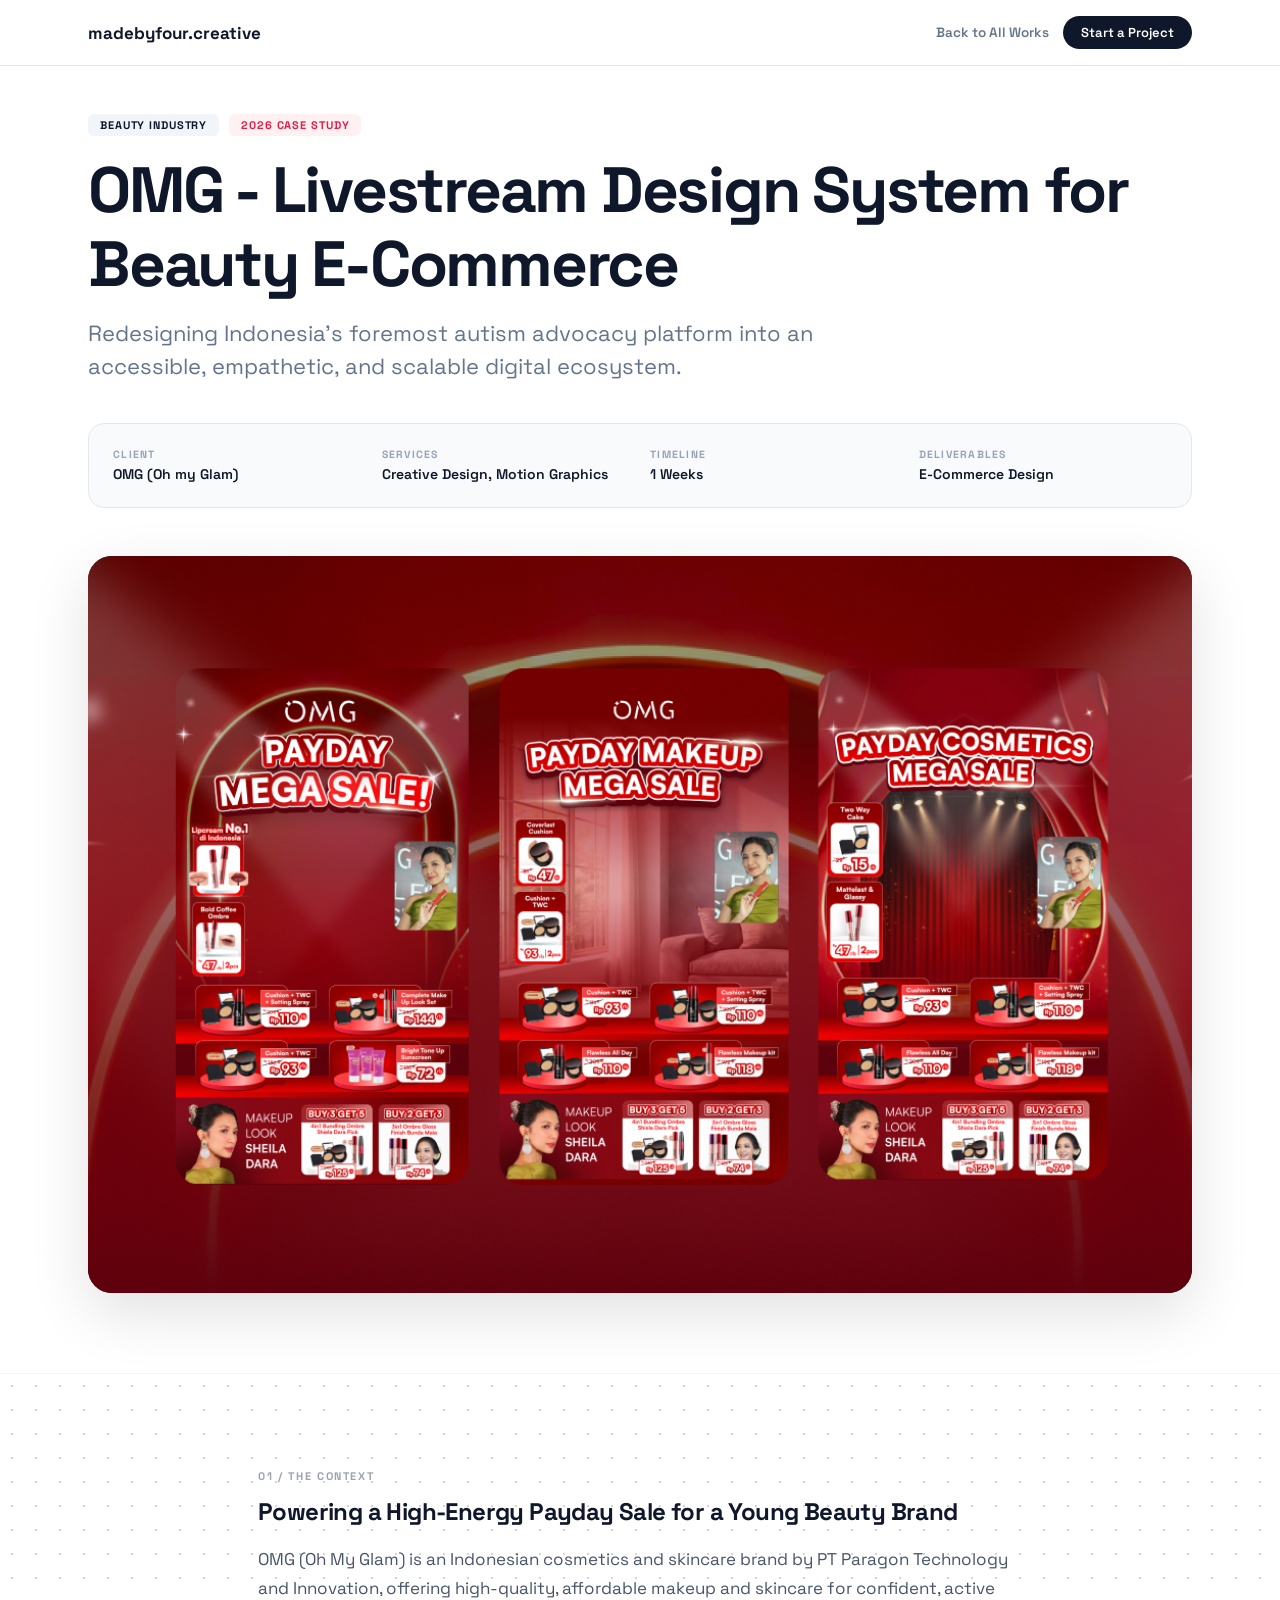
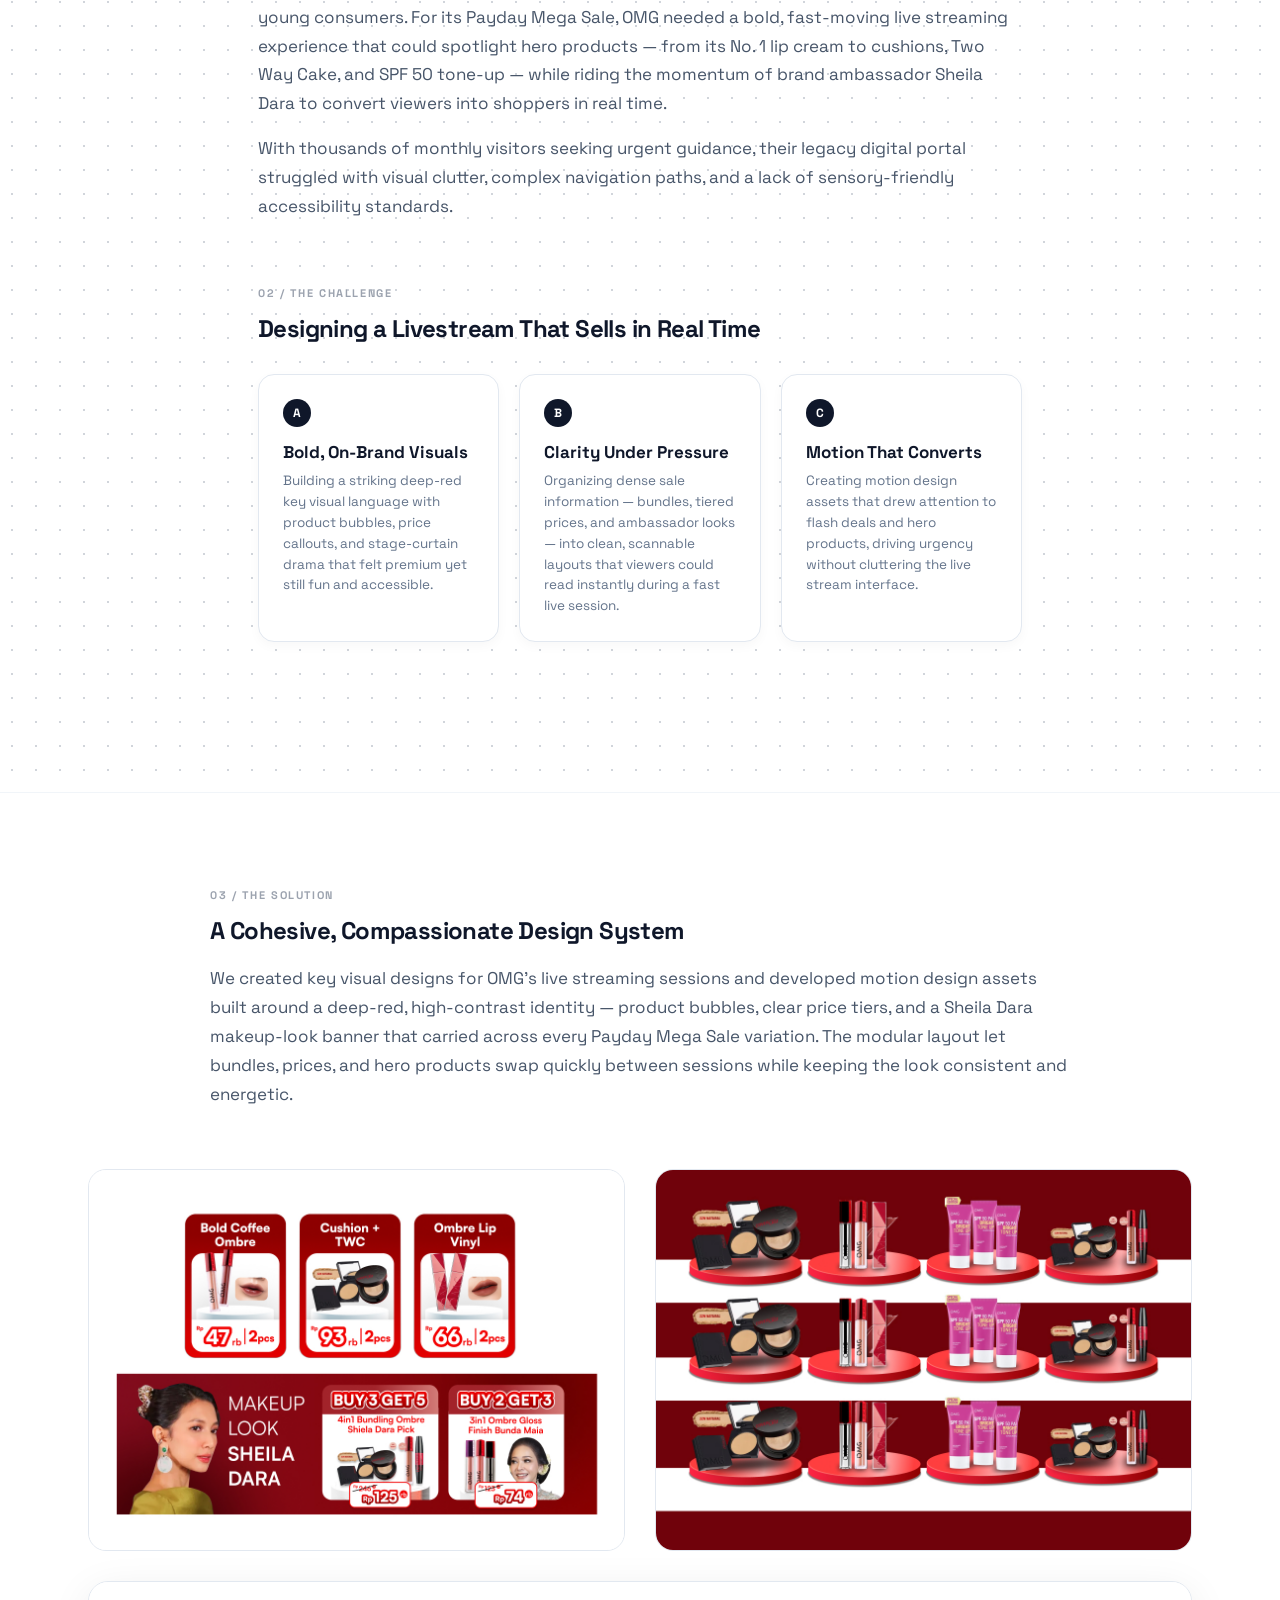
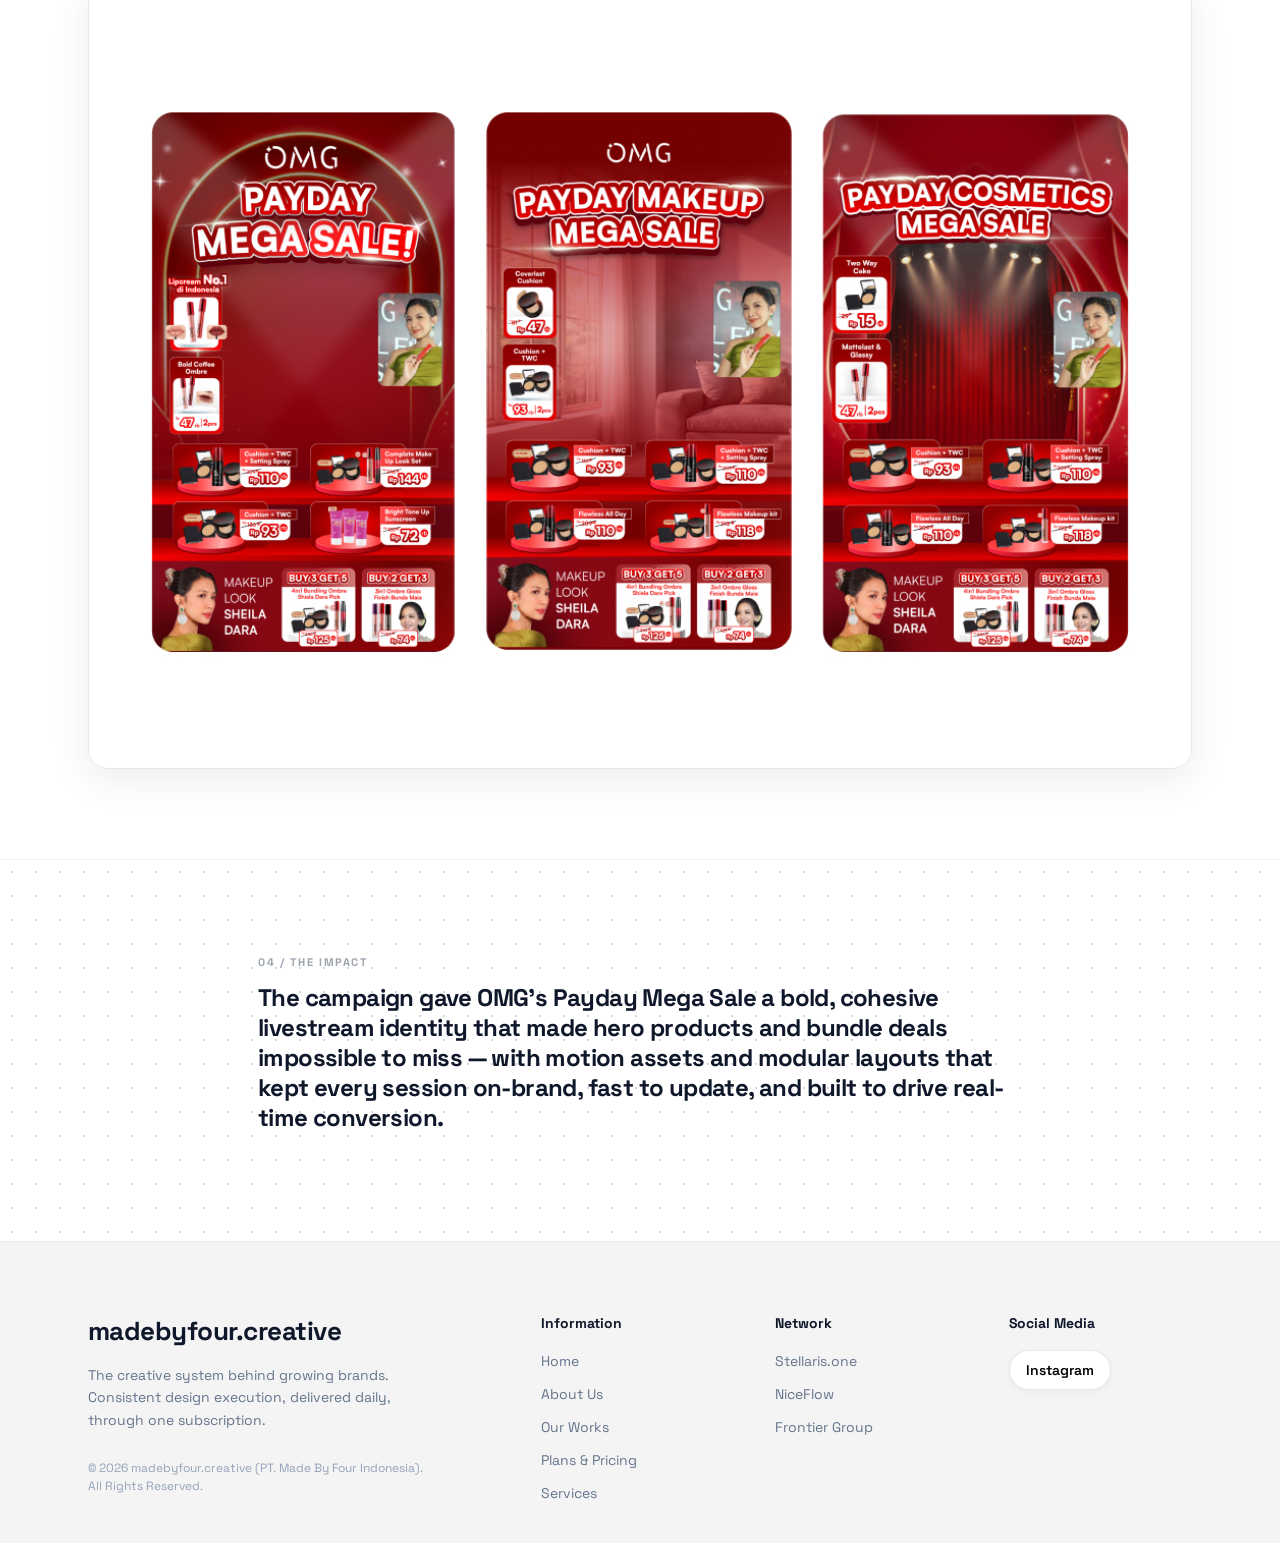
<file: agency-website/case-study-OMG.html>
<!DOCTYPE html>
<html lang="en" class="scroll-smooth">
<head>
  <meta charset="UTF-8" />
  <meta name="viewport" content="width=device-width, initial-scale=1.0" />
  <title>Teman Autis Case Study | madebyfour.creative</title>

  <!-- Google Font: Space Grotesk -->
  <link rel="preconnect" href="https://fonts.googleapis.com" />
  <link rel="preconnect" href="https://fonts.gstatic.com" crossorigin />
  <link href="https://fonts.googleapis.com/css2?family=Space+Grotesk:wght@300;400;500;600;700&display=swap" rel="stylesheet" />

  <!-- Font Awesome 6.5.2 -->
  <link
    rel="stylesheet"
    href="https://cdnjs.cloudflare.com/ajax/libs/font-awesome/6.5.2/css/all.min.css"
    integrity="sha512-SnH5WK+bZxgPHs44uWIX+LLJAJ9/2PkPKZ5QiAj6Ta86w+fsb2TkcmfRyVX3pBnMFcV7oQPJkl9QevSCWr3W6A=="
    crossorigin="anonymous"
    referrerpolicy="no-referrer"
  />

  <link rel="stylesheet" href="styles.css" />
</head>
<body class="case-study-body">

  <!-- =========================================================================
       HEADER NAVIGATION
       ========================================================================= -->
  <header class="cs-header">
    <div class="cs-header-wrapper">
      <a href="index.html" class="cs-logo" aria-label="madebyfour.creative Home">
        <span class="cs-brand-name">madebyfour.creative</span>
      </a>

      <div class="cs-nav-actions">
        <a href="index.html#our-works" class="cs-back-btn">
          <span>Back to All Works</span>
        </a>
        <a href="index.html#contact" class="cs-contact-btn">Start a Project</a>
      </div>
    </div>
  </header>

  <!-- =========================================================================
       HERO & PROJECT TITLE
       ========================================================================= -->
  <main class="cs-main">
    <div class="content-wrapper">
      
      <!-- Top Category & Date -->
      <div class="cs-meta-top">
        <span class="cs-category-badge">BEAUTY INDUSTRY</span>
        <span class="cs-year-badge">2026 CASE STUDY</span>
      </div>

      <!-- Main Headline -->
      <h1 class="cs-title">
        OMG - Livestream Design System for Beauty E-Commerce
      </h1>
      
      <p class="cs-subtitle">
        Redesigning Indonesia's foremost autism advocacy platform into an accessible, empathetic, and scalable digital ecosystem.
      </p>

      <!-- Key Metadata Box -->
      <div class="cs-specs-grid">
        <div class="cs-spec-item">
          <span class="cs-spec-label">CLIENT</span>
          <span class="cs-spec-val">OMG (Oh my Glam)</span>
        </div>
        <div class="cs-spec-item">
          <span class="cs-spec-label">SERVICES</span>
          <span class="cs-spec-val">Creative Design, Motion Graphics</span>
        </div>
        <div class="cs-spec-item">
          <span class="cs-spec-label">TIMELINE</span>
          <span class="cs-spec-val">1 Weeks</span>
        </div>
        <div class="cs-spec-item">
          <span class="cs-spec-label">DELIVERABLES</span>
          <span class="cs-spec-val">E-Commerce Design</span>
        </div>
      </div>

      <!-- Main Hero Showcase Visual -->
      <div class="cs-hero-image-box">
        <img
          src="assets/clients/Coverisi OMG.jpg"
          alt="Teman Autis Digital Platform Showcase"
          class="cs-hero-img"
        />
      </div>

    </div>

    <!-- =======================================================================
         SECTION: CONTEXT & CHALLENGE
         ======================================================================= -->
    <section class="cs-section dot-grid-bg">
      <div class="content-wrapper cs-reading-wrapper">
        
        <div class="cs-block">
          <div class="section-badge">01 / THE CONTEXT</div>
          <h2 class="cs-section-heading">Powering a High-Energy Payday Sale for a Young Beauty Brand</h2>
          <p class="cs-para">
            OMG (Oh My Glam) is an Indonesian cosmetics and skincare brand by PT Paragon Technology and Innovation, offering high-quality, affordable makeup and skincare for confident, active young consumers. 
            For its Payday Mega Sale, OMG needed a bold, fast-moving live streaming experience that could spotlight hero products — from its No. 1 lip cream to cushions, Two Way Cake, and SPF 50 tone-up — while riding the momentum of brand ambassador Sheila Dara to convert viewers into shoppers in real time.
          </p>
          <p class="cs-para">
            With thousands of monthly visitors seeking urgent guidance, their legacy digital portal struggled with visual clutter, complex navigation paths, and a lack of sensory-friendly accessibility standards.
          </p>
        </div>

        <div class="cs-block">
          <div class="section-badge">02 / THE CHALLENGE</div>
          <h2 class="cs-section-heading">Designing a Livestream That Sells in Real Time</h2>
          <div class="cs-challenge-grid">
            <div class="cs-challenge-card">
              <div class="cs-card-num">A</div>
              <h3 class="cs-card-title">Bold, On-Brand Visuals</h3>
              <p class="cs-card-text">
                Building a striking deep-red key visual language with product bubbles, price callouts, and stage-curtain drama that felt premium yet still fun and accessible.
              </p>
            </div>
            <div class="cs-challenge-card">
              <div class="cs-card-num">B</div>
              <h3 class="cs-card-title">Clarity Under Pressure</h3>
              <p class="cs-card-text">
                Organizing dense sale information — bundles, tiered prices, and ambassador looks — into clean, scannable layouts that viewers could read instantly during a fast live session.
              </p>
            </div>
            <div class="cs-challenge-card">
              <div class="cs-card-num">C</div>
              <h3 class="cs-card-title">Motion That Converts</h3>
              <p class="cs-card-text">
                Creating motion design assets that drew attention to flash deals and hero products, driving urgency without cluttering the live stream interface.
              </p>
            </div>
          </div>
        </div>

      </div>
    </section>

    <!-- =======================================================================
         SECTION: THE SOLUTION & VISUAL SHOWCASE
         ======================================================================= -->
    <section class="cs-section">
      <div class="content-wrapper">
        <div class="cs-block cs-reading-wrapper">
          <div class="section-badge">03 / THE SOLUTION</div>
          <h2 class="cs-section-heading">A Cohesive, Compassionate Design System</h2>
          <p class="cs-para">
            We created key visual designs for OMG's live streaming sessions and developed motion design assets built around a deep-red, high-contrast identity — product bubbles, clear price tiers, and a Sheila Dara makeup-look banner that carried across every Payday Mega Sale variation. The modular layout let bundles, prices, and hero products swap quickly between sessions while keeping the look consistent and energetic.
          </p>
        </div>

        <!-- 2-Column Visual Showcase -->
        <div class="cs-gallery-grid">
          <div class="cs-gallery-item">
            <img src="assets/clients/OMG Isi 3.jpg" alt="Dashboard Analytics & Clinic Finder" class="cs-gallery-img" />
          </div>
          <div class="cs-gallery-item">
            <img src="assets/clients/OMG Isi 2.jpg" alt="Mobile Experience" class="cs-gallery-img" />
          </div>
        </div>

        <!-- Full-Width Visual Showcase -->
        <div class="cs-full-showcase-box">
          <img src="assets/clients/OMG Isi 1.jpg" alt="Full Responsive Experience" class="cs-full-showcase-img" />
        </div>

      </div>
    </section>

    <!-- =======================================================================
         SECTION: IMPACT & METRICS
         ======================================================================= -->
    <section class="cs-section dot-grid-bg">
      <div class="content-wrapper cs-reading-wrapper">
        <div class="section-badge">04 / THE IMPACT</div>
        <h2 class="cs-section-heading">The campaign gave OMG's Payday Mega Sale a bold, cohesive livestream identity that made hero products and bundle deals impossible to miss — with motion assets and modular layouts that kept every session on-brand, fast to update, and built to drive real-time conversion.</h2>

      </div>
    </section>

  <!-- =========================================================================
       FOOTER
       ========================================================================= -->
  <footer class="site-footer">
    <div class="footer-wrapper">
      <div class="footer-grid">
        <div class="footer-brand-col">
          <h3 class="footer-logo-title">madebyfour.creative</h3>
          <p class="footer-tagline">
            The creative system behind growing brands. Consistent design execution, delivered daily, through one subscription.
          </p>
          <div class="footer-copyright-text">
            © 2026 madebyfour.creative (PT. Made By Four Indonesia).<br />All Rights Reserved.
          </div>
        </div>

        <div class="footer-links-col">
          <h4 class="footer-col-title">Information</h4>
          <ul class="footer-nav-list">
            <li><a href="index.html#home">Home</a></li>
            <li><a href="index.html#who-we-are">About Us</a></li>
            <li><a href="index.html#our-works">Our Works</a></li>
            <li><a href="index.html#pricing">Plans & Pricing</a></li>
            <li><a href="index.html#services">Services</a></li>
          </ul>
        </div>

        <div class="footer-links-col">
          <h4 class="footer-col-title">Network</h4>
          <ul class="footer-nav-list">
            <li><a href="#">Stellaris.one</a></li>
            <li><a href="#">NiceFlow</a></li>
            <li><a href="#">Frontier Group</a></li>
          </ul>
        </div>

        <!-- Social Media Column -->
        <div class="footer-social-col">
          <h4 class="footer-col-title">Social Media</h4>
          <div class="social-icons-row">
            <a href="https://www.instagram.com/madebyfour.studio/" target="_blank" rel="noopener noreferrer" class="social-link-btn">
              Instagram
            </a>
          </div>
        </div>
      </div>
    </div>
  </footer>

</body>
</html>
</file>
<file: agency-website/styles.css>
/* ==========================================================================
   Global Reset & Space Grotesk Font Enforcement
   ========================================================================== */
*, *::before, *::after {
  box-sizing: border-box;
  margin: 0;
  padding: 0;
  font-family: 'Space Grotesk', -apple-system, BlinkMacSystemFont, 'Segoe UI', Roboto, sans-serif !important;
}

.fa-brands {
  font-family: 'Font Awesome 6 Brands' !important;
  font-weight: 400;
}

:root {
  --bg-dark: #000000;
  --bg-light: #ffffff;
  --text-dark: #111827;
  --text-muted: #6b7280;
  --text-white: #ffffff;
  --pill-dark: #28282a;
  --nav-shadow: 0 4px 14px rgba(0, 0, 0, 0.16);
  --accent-orange: #f95738;
  --accent-pink: #ec4899;
}

html {
  scroll-behavior: smooth;
}

body {
  background-color: var(--bg-light);
  color: var(--text-dark);
  -webkit-font-smoothing: antialiased;
  -moz-osx-font-smoothing: grayscale;
  overflow-x: hidden;
}

.whatsapp-float {
  position: fixed;
  left: 20px;
  bottom: 20px;
  padding: 12px 18px;
  border-radius: 999px;
  background: #25d366;
  color: #ffffff;
  display: inline-flex;
  align-items: center;
  justify-content: center;
  font-size: 14px;
  font-weight: 700;
  letter-spacing: 0.01em;
  text-decoration: none;
  box-shadow: 0 12px 24px rgba(37, 211, 102, 0.35);
  z-index: 9999;
  transition: transform 0.2s ease, box-shadow 0.2s ease;
}

.whatsapp-float:hover {
  transform: translateY(-2px) scale(1.02);
  box-shadow: 0 16px 28px rgba(37, 211, 102, 0.45);
}

@media (max-width: 768px) {
  .whatsapp-float {
    left: 14px;
    bottom: 14px;
    padding: 10px 14px;
    font-size: 13px;
  }
}

/* ==========================================================================
   Dot Grid Background Pattern (Image 3 Reference)
   ========================================================================== */
.dot-grid-bg {
  background-color: #ffffff;
  background-image: radial-gradient(#d1d5db 1.2px, transparent 1.2px);
  background-size: 24px 24px;
}

.content-wrapper {
  max-width: 1200px;
  margin: 0 auto;
  padding: 0 clamp(20px, 4vw, 48px);
  width: 100%;
}

.centered-layout {
  display: flex;
  flex-direction: column;
  align-items: center;
  text-align: center;
}

.section-badge {
  display: inline-block;
  font-size: 11px;
  font-weight: 700;
  letter-spacing: 0.15em;
  text-transform: uppercase;
  color: #9ca3af;
  margin-bottom: 14px;
}

.section-badge.light {
  color: rgba(255, 255, 255, 0.6);
}

/* ==========================================================================
   SECTION 1: HERO VIEWPORT (Full-Bleed Video Background)
   ========================================================================== */
.hero-section {
  position: relative;
  width: 100%;
  height: 100vh;
  height: 100dvh;
  background: var(--bg-dark);
  color: var(--text-white);
  overflow: hidden;
}

.bg {
  position: absolute;
  inset: 0;
  overflow: hidden;
  background: var(--bg-dark);
  z-index: 0;
}

.bg-video {
  position: absolute;
  inset: 0;
  width: 100%;
  height: 100%;
  object-fit: cover;
  pointer-events: none;
  z-index: 0;
}

.hero-page {
  position: relative;
  z-index: 1;
  display: flex;
  flex-direction: column;
  align-items: center;
  justify-content: space-between;
  height: 100%;
  padding: clamp(16px, 2.4vh, 28px) clamp(14px, 3vw, 32px);
  box-sizing: border-box;
  width: 100%;
}

/* Header */
.header {
  width: 100%;
  max-width: 900px;
  display: flex;
  align-items: center;
  justify-content: space-between;
  gap: clamp(14px, 2.5vw, 24px);
  flex-shrink: 0;
  z-index: 10;
  animation: slideDown 0.7s cubic-bezier(0.22, 1, 0.36, 1) both;
}

.logo-btn {
  width: clamp(40px, 4.4vw, 46px);
  height: clamp(40px, 4.4vw, 46px);
  border-radius: 50%;
  background: #ffffff;
  box-shadow: var(--nav-shadow);
  display: grid;
  place-items: center;
  flex-shrink: 0;
  text-decoration: none;
  cursor: pointer;
  transition: transform 0.25s ease;
  border: none;
  padding: 0;
}

.logo-btn:hover {
  transform: scale(1.04);
}

.logo-img {
  width: 72%;
  height: 72%;
  object-fit: contain;
  display: block;
  border-radius: 50%;
}

.nav-pill {
  background: #ffffff;
  height: clamp(44px, 5.2vw, 48px);
  padding: 4px 12px;
  border-radius: 999px;
  box-shadow: var(--nav-shadow);
  display: flex;
  align-items: center;
  justify-content: center;
  gap: 8px;
}

.nav-link {
  font-weight: 500;
  font-size: clamp(13px, 1.4vw, 15px);
  letter-spacing: -0.01em;
  color: #2e2e2e;
  text-decoration: none;
  position: relative;
  padding: 6px 14px;
  border-radius: 999px;
  transition: opacity 0.2s ease, color 0.2s ease;
  opacity: 0.6;
  white-space: nowrap;
}

.nav-link:hover {
  opacity: 0.85;
}

.nav-link.active {
  opacity: 1;
  font-weight: 600;
}

.nav-link.active::after {
  content: '';
  position: absolute;
  bottom: 4px;
  left: 50%;
  transform: translateX(-50%);
  width: 3px;
  height: 3px;
  border-radius: 50%;
  background: #000000;
  box-shadow: -5px 0 0 #000000, 5px 0 0 #000000;
}

.contact-btn {
  background: var(--pill-dark);
  color: #ffffff;
  height: clamp(44px, 5.2vw, 48px);
  border-radius: 999px;
  box-shadow: var(--nav-shadow);
  padding: 0 clamp(16px, 2vw, 24px);
  display: inline-flex;
  align-items: center;
  justify-content: center;
  font-size: clamp(13px, 1.4vw, 15px);
  font-weight: 600;
  text-decoration: none;
  border: none;
  cursor: pointer;
  transition: background 0.2s ease, transform 0.2s ease;
  flex-shrink: 0;
  white-space: nowrap;
}

.contact-btn:hover {
  background: #38383b;
  transform: translateY(-1px);
}

.mobile-burger {
  display: none;
}

/* Hero Center */
.hero-main {
  flex: 1;
  display: flex;
  flex-direction: column;
  align-items: center;
  justify-content: center;
  text-align: center;
  max-width: 920px;
  width: 100%;
  margin: auto;
  z-index: 5;
}

.headline {
  color: #ffffff;
  font-size: clamp(34px, 6.8vw, 80px);
  font-weight: 700;
  letter-spacing: -0.04em;
  line-height: 1.1;
  white-space: nowrap;
  overflow: hidden;
  margin: 0;
  text-align: center;
  width: 100%;
}

.headline.anim {
  opacity: 1;
  transform: none;
  filter: none;
  animation: none;
}

.headline-line {
  display: block;
  opacity: 0;
  transform: translateY(14px);
  animation: headlineFade 0.85s cubic-bezier(0.22, 1, 0.36, 1) forwards;
}

.line-1 { animation-delay: 0.1s; }
.line-2 { animation-delay: 0.25s; }

.subhead {
  max-width: min(560px, 92%);
  margin: clamp(16px, 2.2vh, 26px) auto 0;
  font-size: clamp(15px, 1.6vw, 18px);
  color: #d0d0d0;
  opacity: 0.85;
  line-height: 1.55;
  font-weight: 400;
  text-align: center;
}

.cta-btn {
  font-weight: 600;
  font-size: clamp(13.5px, 1.5vw, 15px);
  text-decoration: none;
  display: inline-flex;
  align-items: center;
  justify-content: center;
  background: #ffffff;
  color: #000000;
  padding: clamp(12px, 1.6vh, 14px) clamp(24px, 3vw, 30px);
  border-radius: 999px;
  margin-top: clamp(20px, 2.8vh, 32px);
  box-shadow: 0 0 0 1px rgba(255,255,255,0.15), 0 0 22px rgba(255,255,255,0.32), 0 0 44px rgba(255,255,255,0.12);
  transition: transform 0.25s ease, box-shadow 0.25s ease;
  animation: revealPulse 0.85s cubic-bezier(0.22, 1, 0.36, 1) var(--d, 0.35s) both;
}

.cta-btn:hover {
  transform: translateY(-2px) scale(1.02);
  box-shadow: 0 0 0 1px rgba(255,255,255,0.25), 0 0 28px rgba(255,255,255,0.48), 0 0 54px rgba(255,255,255,0.22);
}

/* Jumbotron Stats (Clean without Emojis) */
.stats-footer {
  width: 100%;
  max-width: 800px;
  display: grid;
  grid-template-columns: repeat(3, 1fr);
  gap: clamp(14px, 2vw, 32px);
  text-align: center;
  align-items: center;
  flex-shrink: 0;
  z-index: 10;
  padding-top: 16px;
  border-top: 1px solid rgba(255, 255, 255, 0.08);
}

.stat-item {
  display: flex;
  flex-direction: column;
  align-items: center;
  justify-content: center;
}

.stat-value {
  color: #ffffff;
  font-size: clamp(44px, 3vw, 34px);
  font-weight: 700;
  letter-spacing: -0.03em;
  font-variant-numeric: tabular-nums;
  line-height: 1.15;
}

.stat-label {
  color: #9ca3af;
  font-size: clamp(12px, 1.2vw, 13.5px);
  margin-top: 4px;
  font-weight: 500;
  letter-spacing: -0.01em;
}

/* ==========================================================================
   SECTION 2: CLIENT LOGOS BAR (Larger Logos & Tighter Spacing)
   ========================================================================== */
.clients-bar-section {
  width: 100%;
  background: #f4f4f5;
  padding: 36px 0;
  border-bottom: 1px solid #e5e7eb;
  overflow: hidden;
}

.clients-container {
  width: 100%;
}

.clients-marquee {
  display: flex;
  width: 100%;
  overflow: hidden;
  user-select: none;
}

.clients-track {
  display: flex;
  align-items: center;
  justify-content: space-around;
  gap: clamp(28px, 4vw, 48px);
  min-width: 100%;
  flex-shrink: 0;
  animation: marqueeScroll 18s linear infinite;
}

.client-logo-item {
  display: flex;
  align-items: center;
  justify-content: center;
  opacity: 0.8;
  transition: opacity 0.25s ease, transform 0.25s ease;
}

.client-logo-item:hover {
  opacity: 1;
  transform: scale(1.08);
}

.client-logo-img {
  height: clamp(26px, 3.2vw, 34px);
  width: auto;
  object-fit: contain;
}

.client-logo-img[src*="Emina"],
.client-logo-img[src*="Hairandbeyond"] {
  height: clamp(70px, 4vw, 64px);
}

.client-logo-img[src*="Madformakeup"] {
  height: clamp(10px, 2.4vw, 16px);
}

@keyframes marqueeScroll {
  from { transform: translateX(0); }
  to { transform: translateX(-100%); }
}

/* ==========================================================================
   SECTION 3: WHO WE ARE (Centered, No Emojis, Spaced Black Highlight Pills)
   ========================================================================== */
.who-we-are-section {
  background: #ffffff;
  padding: clamp(90px, 14vh, 0px) 0;
  border-bottom: 1px solid #f3f4f6;
}

.statement-container.centered {
  max-width: 960px;
  margin: 20px auto 0;
  display: flex;
  flex-direction: column;
  align-items: center;
  justify-content: center;
  text-align: center;
  gap: clamp(14px, 2.2vh, 22px);
}

.statement-row {
  display: flex;
  flex-wrap: wrap;
  align-items: center;
  justify-content: center;
  gap: 12px;
  font-size: clamp(28px, 4.4vw, 52px);
  font-weight: 700;
  line-height: 1.35;
  color: #111827;
  letter-spacing: -0.025em;
  opacity: 0;
  transform: translateY(32px) scale(0.97);
  filter: blur(5px);
  transition: opacity 0.65s cubic-bezier(0.16, 1, 0.3, 1),
              transform 0.65s cubic-bezier(0.16, 1, 0.3, 1),
              filter 0.65s cubic-bezier(0.16, 1, 0.3, 1);
  transition-delay: var(--delay, 0s);
  will-change: transform, opacity, filter;
}

.statement-row.revealed {
  opacity: 1;
  transform: translateY(0) scale(1);
  filter: blur(0);
}

.row-text {
  display: inline-block;
}

/* Black Pill Highlights (Generous Margin & Clean Spacing) */
.highlight-pill {
  display: inline-flex;
  align-items: center;
  justify-content: center;
  background: #000000;
  color: #ffffff;
  padding: 6px 20px;
  margin: 4px 8px;
  border-radius: 12px;
  font-weight: 700;
  box-shadow: 0 10px 25px -4px rgba(0, 0, 0, 0.2);
  white-space: nowrap;
  transition: transform 0.3s cubic-bezier(0.16, 1, 0.3, 1), box-shadow 0.3s ease;
}

.highlight-pill:hover {
  transform: translateY(-3px) scale(1.03);
  box-shadow: 0 14px 30px -4px rgba(0, 0, 0, 0.3);
}

/* Scroll Reveal Elements */
.scroll-reveal {
  opacity: 0;
  transform: translateY(30px) scale(0.98);
  filter: blur(4px);
  transition: opacity 0.65s cubic-bezier(0.16, 1, 0.3, 1),
              transform 0.65s cubic-bezier(0.16, 1, 0.3, 1),
              filter 0.65s cubic-bezier(0.16, 1, 0.3, 1);
  transition-delay: var(--delay, 0s);
}

.scroll-reveal.revealed {
  opacity: 1;
  transform: translateY(0) scale(1);
  filter: blur(0);
}

/* ==========================================================================
   SECTION 4: OUR SERVICES (5-Card Deck)
   ========================================================================== */
.services-section {
  padding: clamp(80px, 12vh, 140px) 0;
  border-bottom: 1px solid #e5e7eb;
}

.services-header {
  text-align: center;
  max-width: 800px;
  margin: 0 auto 50px;
}

.services-title {
  font-size: clamp(28px, 3.8vw, 46px);
  font-weight: 700;
  color: #0f172a;
  letter-spacing: -0.03em;
  line-height: 1.2;
}

.service-deck-wrapper {
  position: relative;
  max-width: 960px;
  margin: 0 auto;
  min-height: 420px;
}

.service-card {
  display: none;
  background: #ffffff;
  border-radius: 20px;
  box-shadow: 0 20px 50px -10px rgba(0, 0, 0, 0.12), 0 0 0 1px rgba(0, 0, 0, 0.05);
  overflow: hidden;
  border: 1px solid #e2e8f0;
  animation: cardFadeIn 0.4s cubic-bezier(0.16, 1, 0.3, 1) forwards;
}

.service-card.active {
  display: grid;
  grid-template-columns: 280px 1fr;
}

@keyframes cardFadeIn {
  from { opacity: 0; transform: translateY(10px) scale(0.99); }
  to { opacity: 1; transform: translateY(0) scale(1); }
}

.card-visual {
  position: relative;
  display: flex;
  align-items: center;
  justify-content: center;
  overflow: hidden;
}

.card-visual-img {
  width: 100%;
  height: 100%;
  object-fit: cover;
  opacity: 0.85;
}

.corner-cross {
  position: absolute;
  color: rgba(255, 255, 255, 0.4);
  font-size: 14px;
  font-weight: 300;
  line-height: 1;
  pointer-events: none;
  z-index: 2;
}

.corner-cross.top-left { top: 12px; left: 12px; }
.corner-cross.top-right { top: 12px; right: 12px; }
.corner-cross.bottom-left { bottom: 12px; left: 12px; }
.corner-cross.bottom-right { bottom: 12px; right: 12px; }

.live-tag {
  position: absolute;
  top: 14px;
  left: 24px;
  background: rgba(0, 0, 0, 0.7);
  color: #ff4d4f;
  font-size: 10px;
  font-weight: 700;
  padding: 3px 8px;
  border-radius: 4px;
  letter-spacing: 0.05em;
  z-index: 2;
  backdrop-filter: blur(4px);
}

.card-info {
  padding: clamp(28px, 4vw, 44px);
  display: flex;
  flex-direction: column;
  justify-content: center;
}

.card-category {
  font-size: 11px;
  font-weight: 700;
  letter-spacing: 0.12em;
  color: var(--accent-orange);
  text-transform: uppercase;
  margin-bottom: 8px;
}

.card-headline {
  font-size: clamp(20px, 2.5vw, 30px);
  font-weight: 700;
  color: #0f172a;
  letter-spacing: -0.02em;
  line-height: 1.25;
  margin-bottom: 14px;
}

.card-desc {
  font-size: 14px;
  line-height: 1.65;
  color: #64748b;
  margin-bottom: 22px;
}

.card-tags {
  display: flex;
  flex-wrap: wrap;
  gap: 8px;
  margin-bottom: 24px;
}

.service-tag {
  background: #f8fafc;
  border: 1px solid #e2e8f0;
  padding: 6px 12px;
  border-radius: 6px;
  font-size: 12px;
  font-weight: 500;
  color: #475569;
  display: inline-flex;
  align-items: center;
  gap: 6px;
}

.service-tag i {
  color: var(--accent-orange);
  font-size: 11px;
}

.service-link {
  font-size: 12px;
  font-weight: 700;
  letter-spacing: 0.08em;
  color: #0f172a;
  text-decoration: underline;
  text-underline-offset: 4px;
  transition: color 0.2s ease;
}

.service-link:hover {
  color: var(--accent-orange);
}

/* Service Nav Tabs */
.services-nav-container {
  display: flex;
  justify-content: center;
  margin-top: 36px;
}

.services-nav-pills {
  background: #ffffff;
  padding: 6px;
  border-radius: 999px;
  box-shadow: 0 4px 20px rgba(0, 0, 0, 0.08);
  border: 1px solid #e2e8f0;
  display: inline-flex;
  flex-wrap: wrap;
  gap: 4px;
}

.srv-pill-btn {
  background: transparent;
  border: none;
  padding: 8px 18px;
  border-radius: 999px;
  font-size: 13px;
  font-weight: 500;
  color: #64748b;
  cursor: pointer;
  transition: all 0.25s ease;
  white-space: nowrap;
}

.srv-pill-btn:hover {
  color: #0f172a;
}

.srv-pill-btn.active {
  background: #0c0204;
  color: #ffffff;
  font-weight: 600;
  box-shadow: 0 4px 12px rgba(225, 29, 72, 0.3);
}

/* ==========================================================================
   SECTION 5: OUR WORKS / PORTFOLIO (Clickable to case-study.html)
   ========================================================================= */
.works-section {
  padding: clamp(80px, 12vh, 140px) 0;
  border-bottom: 1px solid #e5e7eb;
}

.section-header-row {
  display: flex;
  justify-content: space-between;
  align-items: flex-end;
  margin-bottom: 48px;
  gap: 20px;
}

.works-header-copy {
  flex: 1 1 auto;
  min-width: 0;
}

.section-title {
  font-size: clamp(28px, 3.5vw, 42px);
  font-weight: 700;
  color: #0f172a;
  letter-spacing: -0.03em;
}

.works-section-title {
  max-width: 700px;
}

.outline-pill-btn {
  padding: 10px 22px;
  border-radius: 999px;
  border: 1.5px solid #0f172a;
  color: #0f172a;
  font-size: 13px;
  font-weight: 600;
  text-decoration: none;
  transition: all 0.25s ease;
  white-space: nowrap;
}

.works-featured-btn {
  display: inline-flex;
  align-items: center;
  justify-content: center;
  flex: 0 0 auto;
  gap: 8px;
}

.outline-pill-btn:hover {
  background: #0f172a;
  color: #ffffff;
}

.works-grid {
  display: grid;
  grid-template-columns: repeat(2, 1fr);
  gap: 36px;
  min-width: 0;
}

.work-card-link {
  text-decoration: none;
  color: inherit;
  display: block;
  min-width: 0;
}

.work-card {
  display: flex;
  flex-direction: column;
  cursor: pointer;
}

.work-img-box {
  position: relative;
  border-radius: 18px;
  overflow: hidden;
  background: #f1f5f9;
  aspect-ratio: 16 / 10;
  margin-bottom: 16px;
}

.work-img {
  display: block;
  width: 100%;
  height: 100%;
  object-fit: cover;
  transition: transform 0.6s cubic-bezier(0.16, 1, 0.3, 1);
}

.work-card:hover .work-img {
  transform: scale(1.04);
}

.work-overlay-tag {
  position: absolute;
  top: 14px;
  left: 14px;
  background: rgba(255, 255, 255, 0.9);
  backdrop-filter: blur(8px);
  color: #0f172a;
  font-size: 11px;
  font-weight: 700;
  padding: 4px 10px;
  border-radius: 6px;
}

.work-header {
  display: flex;
  justify-content: space-between;
  align-items: baseline;
  margin-bottom: 6px;
}

.work-title {
  font-size: 20px;
  font-weight: 700;
  color: #0f172a;
  transition: color 0.2s ease;
}

.work-card:hover .work-title {
  color: var(--accent-orange);
}

.work-year {
  font-size: 12px;
  font-weight: 600;
  color: #94a3b8;
}

.work-desc {
  font-size: 14px;
  color: #64748b;
  line-height: 1.5;
}

/* ==========================================================================
   SECTION 6: PRICING & PLANS (5 Cards with exact Start From IDR)
   ========================================================================= */
.pricing-section {
  padding: clamp(80px, 12vh, 140px) 0;
  border-bottom: 1px solid #e5e7eb;
}

.pricing-header {
  text-align: center;
  max-width: 700px;
  margin: 0 auto 50px;
}

.section-subtitle {
  font-size: 16px;
  color: #64748b;
  margin-top: 10px;
}

.pricing-grid-5 {
  display: grid;
  grid-template-columns: repeat(3, 1fr);
  gap: 20px;
  align-items: stretch;
}

.price-card {
  background: #ffffff;
  border: 1px solid #e2e8f0;
  border-radius: 20px;
  padding: 28px 22px;
  display: flex;
  flex-direction: column;
  justify-content: space-between;
  box-shadow: 0 4px 14px rgba(0, 0, 0, 0.04);
  transition: transform 0.3s ease, box-shadow 0.3s ease;
}

.price-card:hover {
  transform: translateY(-4px);
  box-shadow: 0 20px 40px -10px rgba(0, 0, 0, 0.1);
}

.price-card.featured {
  background: #090d16;
  color: #ffffff;
  border-color: #1e293b;
  position: relative;
  box-shadow: 0 25px 50px -12px rgba(0, 0, 0, 0.25);
}

.popular-badge {
  position: absolute;
  top: -12px;
  left: 50%;
  transform: translateX(-50%);
  background: linear-gradient(135deg, #e11d48, #f97316);
  color: #ffffff;
  font-size: 10px;
  font-weight: 800;
  letter-spacing: 0.1em;
  padding: 3px 12px;
  border-radius: 999px;
  box-shadow: 0 4px 12px rgba(225, 29, 72, 0.4);
}

.price-tier-tag {
  font-size: 10px;
  font-weight: 700;
  letter-spacing: 0.15em;
  color: #94a3b8;
  margin-bottom: 8px;
}

.price-title {
  font-size: 20px;
  font-weight: 700;
  margin-bottom: 8px;
  line-height: 1.2;
}

.price-desc {
  font-size: 12.5px;
  color: #64748b;
  line-height: 1.45;
  margin-bottom: 16px;
  min-height: 38px;
}

.price-card.featured .price-desc {
  color: #94a3b8;
}

.price-start-label {
  font-size: 11px;
  font-weight: 600;
  text-transform: uppercase;
  letter-spacing: 0.08em;
  color: #94a3b8;
  margin-bottom: 2px;
}

.price-amount {
  font-size: 21px;
  font-weight: 800;
  letter-spacing: -0.02em;
  margin-bottom: 18px;
  padding-bottom: 14px;
  border-bottom: 1px solid #e2e8f0;
}

.price-card.featured .price-amount {
  border-bottom-color: #1e293b;
  color: #ffffff;
}

.price-features {
  list-style: none;
  display: flex;
  flex-direction: column;
  gap: 10px;
  font-size: 12px;
  color: #475569;
  margin-bottom: 24px;
}

.price-card.featured .price-features {
  color: #cbd5e1;
}

.price-btn {
  display: block;
  width: 100%;
  text-align: center;
  padding: 10px 0;
  border-radius: 999px;
  font-size: 13px;
  font-weight: 600;
  text-decoration: none;
  transition: all 0.25s ease;
}

.price-btn.outline {
  border: 1.5px solid #0f172a;
  color: #0f172a;
}

.price-btn.outline:hover {
  background: #0f172a;
  color: #ffffff;
}

.price-btn.solid {
  background: #ffffff;
  color: #090d16;
}

.price-btn.solid:hover {
  background: #f1f5f9;
}

/* ==========================================================================
   SECTION 7: CONTACT BANNER
   ========================================================================= */
.contact-section {
  padding: clamp(60px, 10vh, 100px) 0;
  background: #ffffff;
}

.contact-card {
  background: #090d16;
  color: #ffffff;
  border-radius: 28px;
  padding: clamp(40px, 6vw, 70px) clamp(24px, 4vw, 50px);
  text-align: center;
}

.contact-content {
  max-width: 680px;
  margin: 0 auto;
}

.contact-headline {
  font-size: clamp(26px, 3.8vw, 46px);
  font-weight: 700;
  letter-spacing: -0.03em;
  line-height: 1.2;
  margin-bottom: 12px;
}

.contact-sub {
  font-size: 16px;
  color: #94a3b8;
  margin-bottom: 30px;
}

.contact-actions {
  display: flex;
  justify-content: center;
  flex-wrap: wrap;
  gap: 12px;
}

.cta-primary-btn {
  background: #ffffff;
  color: #090d16;
  padding: 12px 26px;
  border-radius: 999px;
  font-size: 14px;
  font-weight: 600;
  text-decoration: none;
  transition: all 0.2s ease;
}

.cta-primary-btn:hover {
  background: #f1f5f9;
  transform: translateY(-1px);
}

.cta-secondary-btn {
  background: #1e293b;
  color: #ffffff;
  padding: 12px 26px;
  border-radius: 999px;
  font-size: 14px;
  font-weight: 600;
  text-decoration: none;
  transition: all 0.2s ease;
}

.cta-secondary-btn:hover {
  background: #334155;
  transform: translateY(-1px);
}

/* ==========================================================================
   SECTION 8: FOOTER (Image 4 Exact Reference)
   ========================================================================= */
.site-footer {
  background: #f4f4f5;
  padding: clamp(60px, 8vh, 90px) 0 40px;
  border-top: 1px solid #e5e7eb;
}

.footer-wrapper {
  max-width: 1200px;
  margin: 0 auto;
  padding: 0 clamp(20px, 4vw, 48px);
}

.footer-grid {
  display: grid;
  grid-template-columns: 2.2fr 1fr 1fr 1fr;
  gap: clamp(24px, 4vw, 60px);
}

.footer-logo-title {
  font-size: 26px;
  font-weight: 700;
  color: #0f172a;
  letter-spacing: -0.02em;
  margin-bottom: 16px;
}

.footer-tagline {
  font-size: 14px;
  color: #64748b;
  line-height: 1.6;
  max-width: 320px;
  margin-bottom: 28px;
}

.footer-copyright-text {
  font-size: 12px;
  color: #94a3b8;
  line-height: 1.5;
}

.footer-col-title {
  font-size: 14px;
  font-weight: 700;
  color: #0f172a;
  margin-bottom: 18px;
}

.footer-nav-list {
  list-style: none;
  display: flex;
  flex-direction: column;
  gap: 12px;
}

.footer-nav-list a {
  font-size: 14px;
  color: #64748b;
  text-decoration: none;
  transition: color 0.2s ease;
}

.footer-nav-list a:hover {
  color: #0f172a;
}

.client-login-link {
  color: #ec4899 !important;
  font-weight: 600;
}

.social-icons-row {
  display: flex;
  gap: 10px;
}

.social-link-btn {
  display: inline-flex;
  align-items: center;
  justify-content: center;
  padding: 10px 16px;
  border-radius: 999px;
  background: #ffffff;
  border: 1px solid #e2e8f0;
  color: #000;
  font-size: 14px;
  font-weight: 600;
  text-decoration: none;
  box-shadow: 0 2px 6px rgba(0, 0, 0, 0.04);
  transition: transform 0.2s ease, background 0.2s ease;
}

.social-link-btn:hover {
  transform: translateY(-2px);
  background: #0f172a;
  color: #ffffff;
}

/* ==========================================================================
   CASE STUDY DETAIL PAGE STYLES (ntmy.io inspired)
   ========================================================================= */
.case-study-body {
  background-color: #ffffff;
  color: #111827;
}

.cs-header {
  position: sticky;
  top: 0;
  z-index: 50;
  background: rgba(255, 255, 255, 0.9);
  backdrop-filter: blur(12px);
  border-bottom: 1px solid #e5e7eb;
  padding: 16px 0;
}

.cs-header-wrapper {
  max-width: 1200px;
  margin: 0 auto;
  padding: 0 clamp(20px, 4vw, 48px);
  display: flex;
  justify-content: space-between;
  align-items: center;
}

.cs-logo {
  display: flex;
  align-items: center;
  gap: 10px;
  text-decoration: none;
}

.cs-logo-badge {
  width: 34px;
  height: 34px;
  background: #0f172a;
  color: #ffffff;
  font-weight: 800;
  border-radius: 10px;
  display: grid;
  place-items: center;
  font-size: 15px;
}

.cs-brand-name {
  font-size: 17px;
  font-weight: 700;
  color: #0f172a;
}

.cs-nav-actions {
  display: flex;
  align-items: center;
  gap: 14px;
}

.cs-back-btn {
  display: inline-flex;
  align-items: center;
  gap: 8px;
  color: #64748b;
  font-size: 13.5px;
  font-weight: 600;
  text-decoration: none;
  transition: color 0.2s ease;
}

.cs-back-btn:hover {
  color: #0f172a;
}

.cs-contact-btn {
  background: #0f172a;
  color: #ffffff;
  padding: 8px 18px;
  border-radius: 999px;
  font-size: 13px;
  font-weight: 600;
  text-decoration: none;
  transition: background 0.2s ease;
}

.cs-contact-btn:hover {
  background: #334155;
}

.cs-main {
  padding-top: 48px;
}

.cs-meta-top {
  display: flex;
  gap: 10px;
  margin-bottom: 18px;
}

.cs-category-badge {
  background: #f1f5f9;
  color: #0f172a;
  font-size: 11px;
  font-weight: 700;
  padding: 4px 12px;
  border-radius: 6px;
  letter-spacing: 0.08em;
}

.cs-year-badge {
  background: #fff1f2;
  color: #e11d48;
  font-size: 11px;
  font-weight: 700;
  padding: 4px 12px;
  border-radius: 6px;
  letter-spacing: 0.08em;
}

.cs-title {
  font-size: clamp(32px, 5.5vw, 64px);
  font-weight: 800;
  color: #0f172a;
  letter-spacing: -0.035em;
  line-height: 1.15;
  margin-bottom: 16px;
}

.cs-subtitle {
  font-size: clamp(16px, 2vw, 22px);
  color: #64748b;
  line-height: 1.5;
  max-width: 800px;
  margin-bottom: 40px;
}

.cs-specs-grid {
  display: grid;
  grid-template-columns: repeat(4, 1fr);
  gap: 20px;
  padding: 24px;
  background: #f8fafc;
  border-radius: 16px;
  border: 1px solid #e2e8f0;
  margin-bottom: 48px;
}

.cs-spec-item {
  display: flex;
  flex-direction: column;
}

.cs-spec-label {
  font-size: 10.5px;
  font-weight: 700;
  letter-spacing: 0.12em;
  color: #94a3b8;
  margin-bottom: 4px;
}

.cs-spec-val {
  font-size: 14px;
  font-weight: 600;
  color: #0f172a;
}

.cs-hero-image-box {
  width: 100%;
  border-radius: 24px;
  overflow: hidden;
  box-shadow: 0 20px 60px rgba(0, 0, 0, 0.12);
  margin-bottom: 80px;
  background: #090d16;
}

.cs-hero-img {
  width: 100%;
  height: auto;
  display: block;
}

.cs-section {
  padding: clamp(60px, 10vh, 100px) 0;
  border-top: 1px solid #f1f5f9;
}

.cs-reading-wrapper {
  max-width: 860px;
  margin: 0 auto;
}

.cs-block {
  margin-bottom: 60px;
}

.cs-section-heading {
  font-size: clamp(24px, 3.2vw, 24px);
  font-weight: 700;
  color: #0f172a;
  letter-spacing: -0.025em;
  margin-bottom: 18px;
  line-height: 1.25;
}

.cs-para {
  font-size: 17px;
  line-height: 1.7;
  color: #475569;
  margin-bottom: 16px;
}

.cs-challenge-grid {
  display: grid;
  grid-template-columns: repeat(3, 1fr);
  gap: 20px;
  margin-top: 30px;
}

.cs-challenge-card {
  background: #ffffff;
  border: 1px solid #e2e8f0;
  border-radius: 16px;
  padding: 24px;
  box-shadow: 0 4px 12px rgba(0, 0, 0, 0.03);
}

.cs-card-num {
  width: 28px;
  height: 28px;
  border-radius: 50%;
  background: #0f172a;
  color: #ffffff;
  font-size: 12px;
  font-weight: 700;
  display: grid;
  place-items: center;
  margin-bottom: 14px;
}

.cs-card-title {
  font-size: 17px;
  font-weight: 700;
  color: #0f172a;
  margin-bottom: 8px;
}

.cs-card-text {
  font-size: 13.5px;
  line-height: 1.55;
  color: #64748b;
}

.cs-gallery-grid {
  display: grid;
  grid-template-columns: 1fr 1fr;
  gap: 30px;
  margin-bottom: 30px;
}

.cs-gallery-item {
  border-radius: 18px;
  overflow: hidden;
  background: #f1f5f9;
  border: 1px solid #e2e8f0;
}

.cs-gallery-img {
  width: 100%;
  height: 380px;
  object-fit: cover;
  display: block;
}

.cs-gallery-caption {
  padding: 14px 18px;
  font-size: 12.5px;
  font-weight: 600;
  color: #64748b;
  background: #ffffff;
}

.cs-full-showcase-box {
  border-radius: 20px;
  overflow: hidden;
  box-shadow: 0 10px 40px rgba(0, 0, 0, 0.08);
  border: 1px solid #e2e8f0;
}

.cs-full-showcase-img {
  width: 100%;
  height: auto;
  display: block;
}

.cs-impact-metrics {
  display: grid;
  grid-template-columns: repeat(3, 1fr);
  gap: 20px;
  margin-bottom: 40px;
}

.cs-metric-card {
  background: #ffffff;
  border: 1px solid #e2e8f0;
  border-radius: 18px;
  padding: 28px 20px;
  text-align: center;
}

.cs-metric-num {
  font-size: 38px;
  font-weight: 800;
  color: #e11d48;
  letter-spacing: -0.03em;
  margin-bottom: 6px;
}

.cs-metric-label {
  font-size: 14px;
  font-weight: 700;
  color: #0f172a;
  margin-bottom: 6px;
}

.cs-metric-sub {
  font-size: 12px;
  color: #64748b;
  line-height: 1.4;
}

.cs-testimonial-box {
  background: #090d16;
  color: #ffffff;
  border-radius: 20px;
  padding: 36px 30px;
  margin-top: 30px;
}

.cs-quote-text {
  font-size: 18px;
  font-style: italic;
  line-height: 1.6;
  margin-bottom: 16px;
  color: #f1f5f9;
}

.cs-quote-author {
  font-size: 13.5px;
  color: #94a3b8;
}

.cs-next-section {
  padding: 80px 0;
  background: #ffffff;
}

.cs-next-card {
  background: #090d16;
  color: #ffffff;
  border-radius: 28px;
  padding: 60px 40px;
  text-align: center;
  max-width: 900px;
  margin: 0 auto;
}

.cs-next-title {
  font-size: clamp(26px, 3.8vw, 42px);
  font-weight: 700;
  margin-bottom: 12px;
}

.cs-next-desc {
  font-size: 15px;
  color: #94a3b8;
  margin-bottom: 28px;
}

.cs-next-actions {
  display: flex;
  justify-content: center;
  gap: 12px;
  flex-wrap: wrap;
}

.cs-btn-primary {
  background: #ffffff;
  color: #090d16;
  padding: 12px 24px;
  border-radius: 999px;
  font-size: 14px;
  font-weight: 600;
  text-decoration: none;
}

.cs-btn-secondary {
  background: #1e293b;
  color: #ffffff;
  padding: 12px 24px;
  border-radius: 999px;
  font-size: 14px;
  font-weight: 600;
  text-decoration: none;
}

/* ==========================================================================
   Shared Entrance Animations & Keyframes
   ========================================================================== */
.anim {
  opacity: 0;
  transform: translateY(22px) scale(0.98);
  filter: blur(6px);
  animation: reveal 0.85s cubic-bezier(0.22, 1, 0.36, 1) var(--d, 0s) forwards;
}

@keyframes slideDown {
  from { opacity: 0; transform: translateY(-18px); }
  to { opacity: 1; transform: translateY(0); }
}

@keyframes headlineFade {
  from { opacity: 0; transform: translateY(14px); }
  to { opacity: 1; transform: translateY(0); }
}

@keyframes reveal {
  from { opacity: 0; transform: translateY(22px) scale(0.98); filter: blur(6px); }
  to { opacity: 1; transform: translateY(0) scale(1); filter: blur(0); }
}

@keyframes revealPulse {
  0% { opacity: 0; transform: translateY(22px) scale(0.96); filter: blur(6px); }
  60% { opacity: 1; transform: translateY(-2px) scale(1.02); filter: blur(0); }
  100% { opacity: 1; transform: translateY(0) scale(1); filter: blur(0); }
}

@keyframes overlayIn {
  from { opacity: 0; }
  to { opacity: 1; }
}

@keyframes menuIn {
  from { opacity: 0; transform: translateX(-50%) translateY(-10px) scale(0.97); }
  to { opacity: 1; transform: translateX(-50%) translateY(0) scale(1); }
}

@keyframes linkIn {
  from { opacity: 0; transform: translateY(8px); }
  to { opacity: 1; transform: translateY(0); }
}

/* ==========================================================================
   Mobile Responsive Rules (≤900px and ≤720px)
   ========================================================================= */
@media (max-width: 900px) {
  .works-section .section-header-row {
    flex-direction: column;
    align-items: flex-start;
    gap: 18px;
  }

  .works-section-title {
    font-size: clamp(28px, 5vw, 38px);
  }

  .works-featured-btn {
    max-width: 100%;
  }

  .service-card.active {
    grid-template-columns: 1fr;
  }
  .card-visual {
    height: 220px;
  }
  .works-grid {
    grid-template-columns: 1fr;
  }
  .pricing-grid-5 {
    grid-template-columns: repeat(2, minmax(0, 1fr));
  }
  .cs-specs-grid {
    grid-template-columns: repeat(2, 1fr);
  }
  .cs-challenge-grid,
  .cs-gallery-grid,
  .cs-impact-metrics {
    grid-template-columns: 1fr;
  }
  .footer-grid {
    grid-template-columns: 1fr 1fr;
  }
}

@media (max-width: 720px) {
  .content-wrapper,
  .footer-wrapper,
  .cs-header-wrapper {
    padding-right: 20px;
    padding-left: 20px;
  }

  .hero-section {
    height: auto;
    min-height: 100svh;
    min-height: 100dvh;
  }

  .hero-page {
    height: auto;
    min-height: max(100svh, 600px);
    min-height: max(100dvh, 600px);
    padding: 16px 20px 24px;
    gap: 24px;
  }

  .headline {
    width: 100%;
    font-size: clamp(34px, 10vw, 48px);
    line-height: 1.04;
    white-space: normal;
    overflow: visible;
  }

  .subhead {
    max-width: 100%;
    font-size: 15px;
  }

  .cta-btn {
    min-height: 46px;
    margin-top: 22px;
    padding: 12px 24px;
  }

  .stats-footer {
    gap: 8px;
    padding-top: 14px;
  }

  .stat-value {
    font-size: clamp(30px, 8vw, 38px);
  }

  .stat-label {
    max-width: 100px;
    font-size: 11px;
    line-height: 1.3;
  }

  .clients-bar-section {
    padding: 24px 0;
  }

  .clients-track {
    gap: 24px;
  }

  .client-logo-img {
    height: 24px;
  }

  .client-logo-img[src*="Emina"],
  .client-logo-img[src*="Hairandbeyond"] {
    height: 48px;
  }

  .client-logo-img[src*="Madformakeup"] {
    height: 14px;
  }

  .who-we-are-section,
  .services-section,
  .pricing-section {
    padding: 64px 0;
  }

  .statement-container.centered {
    gap: 12px;
  }

  .statement-row {
    gap: 4px;
    font-size: clamp(21px, 6.2vw, 28px);
    line-height: 1.35;
  }

  .highlight-pill {
    max-width: 100%;
    margin: 2px 3px;
    padding: 5px 10px;
    white-space: normal;
  }

  .services-header {
    margin-bottom: 30px;
  }

  .services-title {
    font-size: clamp(28px, 8vw, 36px);
    line-height: 1.15;
  }

  .service-deck-wrapper {
    min-height: 0;
  }

  .service-card.active {
    grid-template-columns: minmax(0, 1fr);
  }

  .card-visual {
    width: 100%;
    height: auto;
    aspect-ratio: 16 / 10;
  }

  .card-info {
    padding: 22px 18px;
  }

  .card-headline {
    font-size: clamp(21px, 6vw, 27px);
  }

  .card-tags {
    gap: 7px;
  }

  .service-tag {
    max-width: 100%;
    padding: 6px 9px;
    font-size: 11px;
  }

  .services-nav-container {
    justify-content: center;
    width: 100%;
    margin-top: 24px;
    overflow: visible;
  }

  .services-nav-pills {
    display: grid;
    grid-template-columns: repeat(2, minmax(0, 1fr));
    width: 100%;
    min-width: 0;
    padding: 0;
    gap: 8px;
    background: transparent;
    border: 0;
    border-radius: 0;
    box-shadow: none;
  }

  .srv-pill-btn {
    min-width: 0;
    min-height: 48px;
    padding: 9px 10px;
    border: 1px solid #e2e8f0;
    border-radius: 14px;
    background: #ffffff;
    font-size: 12px;
    line-height: 1.3;
    white-space: normal;
    overflow-wrap: anywhere;
  }

  .srv-pill-btn.active {
    background: #0c0204;
    border-color: #0c0204;
    color: #ffffff;
  }

  .srv-pill-btn:nth-child(5) {
    grid-column: 1 / -1;
  }

  .srv-pill-btn:hover {
    color: #0f172a;
  }

  .srv-pill-btn.active:hover {
    color: #ffffff;
  }

  .works-section {
    padding: 64px 0;
  }

  .works-section .section-header-row {
    flex-direction: column;
    align-items: flex-start;
    gap: 18px;
    margin-bottom: 32px;
  }

  .works-header-copy {
    width: 100%;
  }

  .works-section-title {
    max-width: 100%;
    font-size: clamp(30px, 8vw, 38px);
    line-height: 1.12;
    overflow-wrap: normal;
  }

  .works-featured-btn {
    max-width: 100%;
    padding: 10px 16px;
    font-size: 13px;
  }

  .works-grid {
    gap: 28px;
  }

  .work-header {
    align-items: flex-start;
    gap: 12px;
  }

  .work-title {
    min-width: 0;
    font-size: clamp(17px, 5vw, 20px);
  }

  .pricing-grid-5 {
    grid-template-columns: minmax(0, 1fr);
    gap: 16px;
    max-width: 480px;
    margin: 0 auto;
  }

  .price-card {
    padding: 24px 20px;
  }

  .price-desc {
    min-height: 0;
  }

  .price-btn {
    min-height: 44px;
    display: flex;
    align-items: center;
    justify-content: center;
  }

  .contact-section {
    padding: 56px 0;
  }

  .contact-card {
    border-radius: 22px;
    padding: 32px 20px;
  }

  .contact-headline {
    font-size: clamp(27px, 8vw, 36px);
  }

  .contact-sub {
    font-size: 15px;
    line-height: 1.55;
  }

  .contact-actions {
    flex-direction: column;
    align-items: stretch;
  }

  .cta-primary-btn,
  .cta-secondary-btn {
    min-height: 46px;
    display: flex;
    align-items: center;
    justify-content: center;
    padding: 12px 16px;
    overflow-wrap: anywhere;
  }

  .site-footer {
    padding: 48px 0 32px;
  }

  .footer-grid {
    gap: 30px;
  }

  .footer-logo-title {
    font-size: 23px;
  }

  .footer-tagline {
    max-width: 100%;
  }

  .whatsapp-float {
    left: 14px;
    bottom: calc(14px + env(safe-area-inset-bottom));
    min-height: 44px;
    padding: 10px 14px;
  }

  .cs-header-wrapper {
    flex-direction: column;
    align-items: stretch;
    gap: 12px;
  }

  .cs-brand-name {
    font-size: 16px;
  }

  .cs-nav-actions {
    justify-content: space-between;
    gap: 10px;
  }

  .cs-back-btn,
  .cs-contact-btn {
    min-height: 42px;
  }

  .cs-contact-btn {
    display: inline-flex;
    align-items: center;
    justify-content: center;
    padding: 8px 14px;
    white-space: nowrap;
  }

  .cs-main {
    padding-top: 30px;
  }

  .cs-meta-top {
    flex-wrap: wrap;
  }

  .cs-title {
    font-size: clamp(32px, 9vw, 46px);
    overflow-wrap: anywhere;
  }

  .cs-subtitle {
    margin-bottom: 28px;
  }

  .cs-specs-grid {
    grid-template-columns: repeat(2, minmax(0, 1fr));
    gap: 16px 12px;
    padding: 18px 14px;
    margin-bottom: 32px;
  }

  .cs-spec-val {
    overflow-wrap: anywhere;
  }

  .cs-hero-image-box {
    border-radius: 16px;
    margin-bottom: 48px;
  }

  .cs-section {
    padding: 56px 0;
  }

  .cs-block {
    margin-bottom: 42px;
  }

  .cs-para {
    font-size: 16px;
  }

  .cs-challenge-card {
    padding: 20px;
  }

  .cs-gallery-grid {
    gap: 18px;
  }

  .cs-gallery-img {
    height: auto;
    max-height: 360px;
    aspect-ratio: 4 / 3;
  }

  .cs-metric-card {
    padding: 22px 16px;
  }

  .cs-metric-num {
    font-size: 32px;
  }

  .cs-testimonial-box {
    padding: 26px 20px;
  }

  .cs-next-section {
    padding: 56px 0;
  }

  .cs-next-card {
    border-radius: 22px;
    padding: 34px 20px;
  }

  .cs-next-actions {
    flex-direction: column;
    align-items: stretch;
  }

  .cs-btn-primary,
  .cs-btn-secondary {
    min-height: 44px;
  }

  .nav-pill,
  .contact-btn {
    display: none !important;
  }

  .mobile-burger {
    display: flex;
    width: 44px;
    height: 44px;
    border-radius: 50%;
    background: #28282a;
    border: none;
    flex-direction: column;
    align-items: center;
    justify-content: center;
    gap: 5px;
    cursor: pointer;
    padding: 0;
    z-index: 100;
  }

  .burger-bar {
    width: 18px;
    height: 1.5px;
    background: #ffffff;
    border-radius: 2px;
    transition: transform 0.3s cubic-bezier(0.22, 1, 0.36, 1), opacity 0.2s ease, background 0.25s ease;
    display: block;
  }

  body.menu-open .mobile-burger {
    background: #ffffff;
  }

  body.menu-open .burger-bar {
    background: #000000;
  }

  body.menu-open .burger-bar:nth-child(1) {
    transform: translateY(6.5px) rotate(45deg);
  }
  body.menu-open .burger-bar:nth-child(2) {
    opacity: 0;
    transform: scaleX(0);
  }
  body.menu-open .burger-bar:nth-child(3) {
    transform: translateY(-6.5px) rotate(-45deg);
  }

  .mobile-overlay {
    position: fixed;
    inset: 0;
    background: rgba(0, 0, 0, 0.62);
    backdrop-filter: blur(6px);
    z-index: 90;
    opacity: 0;
    pointer-events: none;
    transition: opacity 0.28s ease;
  }

  .mobile-overlay:not([hidden]) {
    opacity: 1;
    pointer-events: auto;
    animation: overlayIn 0.28s ease forwards;
  }

  .mobile-menu {
    position: fixed;
    top: 76px;
    left: 50%;
    transform: translateX(-50%) translateY(-10px) scale(0.97);
    width: min(400px, calc(100vw - 32px));
    background: #ffffff;
    border-radius: 24px;
    padding: 20px 16px;
    box-shadow: 0 20px 60px rgba(0, 0, 0, 0.45);
    z-index: 95;
    opacity: 0;
    pointer-events: none;
    transition: all 0.38s cubic-bezier(0.22, 1, 0.36, 1);
    display: flex;
    flex-direction: column;
  }

  .mobile-menu:not([hidden]) {
    opacity: 1;
    pointer-events: auto;
    transform: translateX(-50%) translateY(0) scale(1);
    animation: menuIn 0.38s cubic-bezier(0.22, 1, 0.36, 1) forwards;
  }

  .mobile-nav-links {
    display: flex;
    flex-direction: column;
    gap: 4px;
  }

  .mobile-nav-link {
    font-size: 16px;
    font-weight: 500;
    color: #2e2e2e;
    text-decoration: none;
    padding: 12px 16px;
    border-radius: 12px;
    text-align: center;
  }

  .mobile-nav-link.active {
    font-weight: 600;
    color: #000000;
  }

  .mobile-signin-btn {
    width: 100%;
    background: #28282a;
    color: #ffffff;
    height: 48px;
    border-radius: 999px;
    margin-top: 12px;
    font-size: 15px;
    font-weight: 600;
    display: flex;
    align-items: center;
    justify-content: center;
    text-decoration: none;
  }

  .statement-row {
    font-size: 24px;
    gap: 8px;
  }

  .highlight-pill {
    padding: 4px 14px;
    margin: 3px 4px;
    border-radius: 8px;
  }

  .footer-grid {
    grid-template-columns: 1fr;
    gap: 36px;
  }

  .cs-specs-grid {
    grid-template-columns: repeat(2, minmax(0, 1fr));
  }
}

@media (max-width: 380px) {
  .content-wrapper,
  .footer-wrapper,
  .cs-header-wrapper {
    padding-right: 16px;
    padding-left: 16px;
  }

  .hero-page {
    padding-right: 16px;
    padding-left: 16px;
  }

  .cs-specs-grid {
    grid-template-columns: minmax(0, 1fr);
  }

  .cs-nav-actions {
    align-items: flex-start;
    flex-direction: column;
  }
}
</file>
